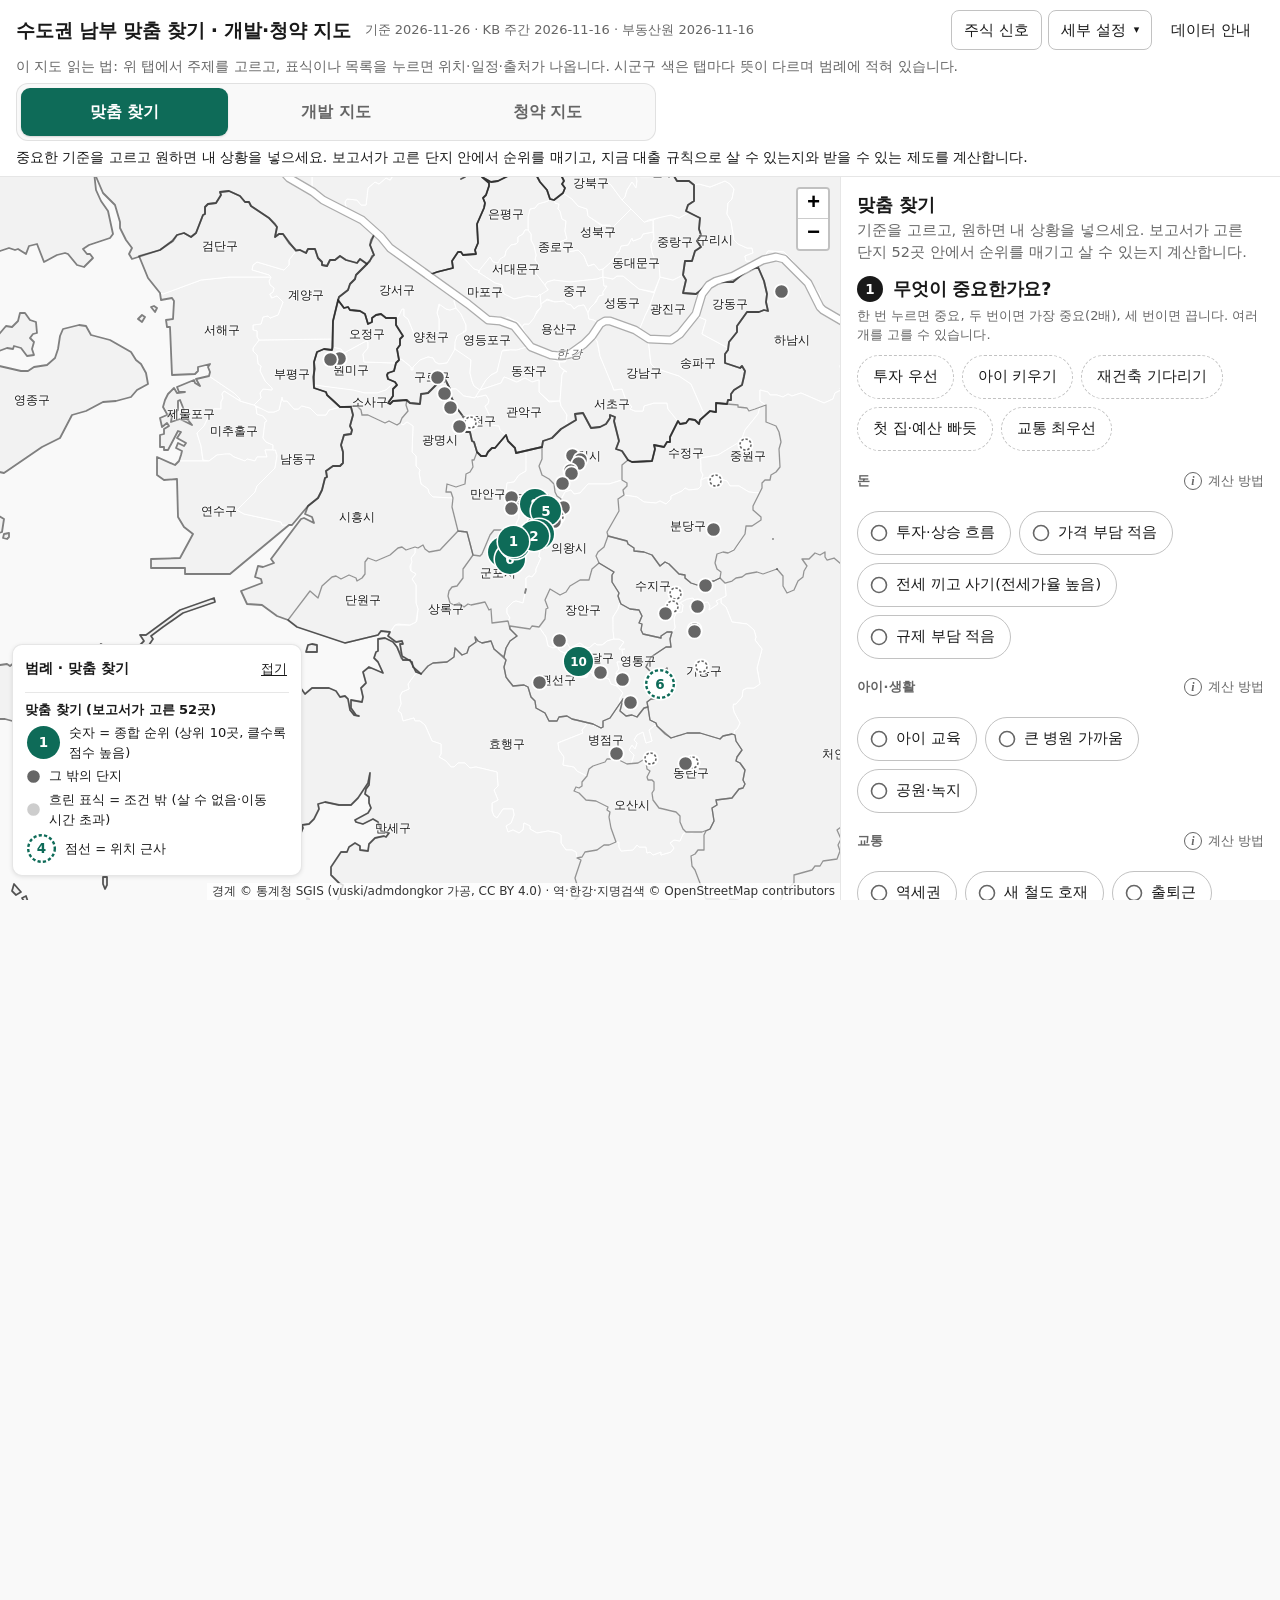
<file: index.html>
<!doctype html>
<html lang="ko">
<head>
  <meta charset="utf-8">
  <meta name="viewport" content="width=device-width, initial-scale=1, viewport-fit=cover">
  <meta name="theme-color" content="#ffffff" media="(prefers-color-scheme: light)">
  <meta name="theme-color" content="#191919" media="(prefers-color-scheme: dark)">
  <meta name="referrer" content="strict-origin-when-cross-origin">
  <meta name="mobile-web-app-capable" content="yes">
  <meta name="apple-mobile-web-app-capable" content="yes">
  <meta name="apple-mobile-web-app-status-bar-style" content="default">
  <meta name="apple-mobile-web-app-title" content="수도권 남부 지도">
  <title>수도권 남부 맞춤 찾기 · 개발·청약 지도</title>
  <link rel="stylesheet" href="vendor/leaflet/leaflet.css">
  <link rel="stylesheet" href="style.css">
</head>
<body>
  <a class="skip-link" href="#panel">목록으로 바로가기</a>
  <header class="topbar" id="topbar">
    <div class="title-row">
      <h1><span class="only-wide">수도권 남부 맞춤 찾기 · 개발·청약 지도</span><span class="only-narrow">수도권 남부 지도</span></h1>
      <p class="asof" id="asof"></p>
      <div class="title-actions">
        <a class="btn" id="btn-stocks" href="stocks.html"><span class="only-wide">주식 신호</span><span class="only-narrow">주식</span></a>
        <details class="settings" id="settings">
          <summary class="btn"><span class="only-wide">세부 설정</span><span class="only-narrow">설정</span></summary>
          <div class="settings-body" role="group" aria-label="세부 설정">
            <div class="settings-head">
              <strong>세부 설정</strong>
              <button type="button" class="btn btn-ghost" id="btn-settings-close">닫기</button>
            </div>
            <form class="set-row search" id="search-form" role="search">
              <label class="set-label" for="search-input">시군구 찾기</label>
              <div class="search-line">
                <input id="search-input" list="search-list" type="search" placeholder="예: 분당구, 과천시" autocomplete="off">
                <datalist id="search-list"></datalist>
                <button type="submit" class="btn">이동</button>
              </div>
            </form>
            <div class="set-row">
              <label class="set-label" for="choro-select">시군구 바탕 색칠</label>
              <select id="choro-select">
                <option value="mode">이 화면 기본값</option>
                <option value="metric">가격·변동률 지표 (아래에서 선택)</option>
                <option value="none">색칠 안 함</option>
              </select>
            </div>
            <div class="set-row">
              <label class="set-label" for="metric-select">가격·변동률 지표 (KB부동산·한국부동산원)</label>
              <select id="metric-select"></select>
            </div>
            <fieldset class="set-row toggles">
              <legend class="set-label">지도에 보일 것</legend>
              <label class="toggle"><input type="checkbox" id="tg-dev"> 개발 항목</label>
              <label class="toggle"><input type="checkbox" id="tg-rail"> 철도 노선</label>
              <label class="toggle"><input type="checkbox" id="tg-cheongyak"> 청약 공고</label>
              <label class="toggle"><input type="checkbox" id="tg-supply"> 앞으로 공급 예정</label>
              <label class="toggle"><input type="checkbox" id="tg-areas"> 추천 지역</label>
              <label class="toggle"><input type="checkbox" id="tg-complexes"> 추천 단지</label>
              <label class="toggle"><input type="checkbox" id="tg-entries"> 입주권·조합원 물건</label>
              <label class="toggle"><input type="checkbox" id="tg-regulation"> 규제지역 경계</label>
              <label class="toggle"><input type="checkbox" id="tg-labels"> 시군구 이름</label>
              <label class="toggle"><input type="checkbox" id="tg-south"> 한강 이남·경기 남부만 강조</label>
              <label class="toggle"><input type="checkbox" id="tg-basemap"> 배경지도 (OpenStreetMap)</label>
            </fieldset>
            <p class="set-note" id="basemap-note"></p>
            <p class="set-note">화면(탭)을 바꾸면 이 설정은 그 화면의 기본값으로 돌아갑니다.</p>
          </div>
        </details>
        <button type="button" class="btn btn-ghost" id="btn-info" aria-haspopup="dialog"><span class="only-wide">데이터 안내</span><span class="only-narrow">안내</span></button>
      </div>
    </div>
    <p class="howto" id="howto"></p>
    <nav class="modebar" aria-label="화면 고르기">
      <div class="modes" role="tablist" id="modes">
        <button type="button" role="tab" class="mode" id="mode-buy" data-mode="buy" aria-controls="panel">맞춤 찾기</button>
        <button type="button" role="tab" class="mode" id="mode-dev" data-mode="dev" aria-controls="panel">개발 지도</button>
        <button type="button" role="tab" class="mode" id="mode-cy" data-mode="cy" aria-controls="panel">청약 지도</button>
      </div>
    </nav>
    <p class="mode-hint" id="mode-hint" aria-live="polite"></p>
  </header>

  <main class="layout" id="layout">
    <section class="map-wrap" id="map-wrap" aria-label="지도">
      <div id="map" role="region" aria-label="서울·경기·인천 시군구 지도. 같은 내용은 목록에서도 볼 수 있습니다."></div>
      <div class="legend-scrim" id="legend-scrim" hidden></div>
      <div class="legend" id="legend" aria-live="polite"></div>
    </section>
    <aside class="panel" id="panel" tabindex="-1" aria-label="목록과 상세 정보">
      <button type="button" class="sheet-handle" id="sheet-handle" aria-controls="panel-body" aria-expanded="true">
        <span class="grabber" aria-hidden="true"></span>
        <span class="sheet-title" id="sheet-title"></span>
        <span class="sr-only" id="sheet-state"></span>
      </button>
      <div class="panel-body" id="panel-body"></div>
    </aside>
  </main>

  <dialog id="info-dialog" aria-labelledby="info-title">
    <div class="dialog-head">
      <h2 id="info-title">데이터 안내</h2>
      <button type="button" class="btn btn-ghost" id="btn-info-close">닫기</button>
    </div>
    <div class="dialog-body" id="info-body"></div>
  </dialog>

  <noscript><p class="noscript">이 지도는 자바스크립트가 필요합니다.</p></noscript>

  <script src="vendor/leaflet/leaflet.js"></script>
  <script src="data/districts.js"></script>
  <script src="data/rail.js"></script>
  <script src="data/cheongyak.js"></script>
  <script src="data/areas.js"></script>
  <script src="data/complexes.js"></script>
  <script src="data/development.js"></script>
  <script src="data/complex_scores.js"></script>
  <script src="data/policy_rules.js"></script>
  <script src="cy.js"></script>
  <script src="app.js"></script>
</body>
</html>
</file>
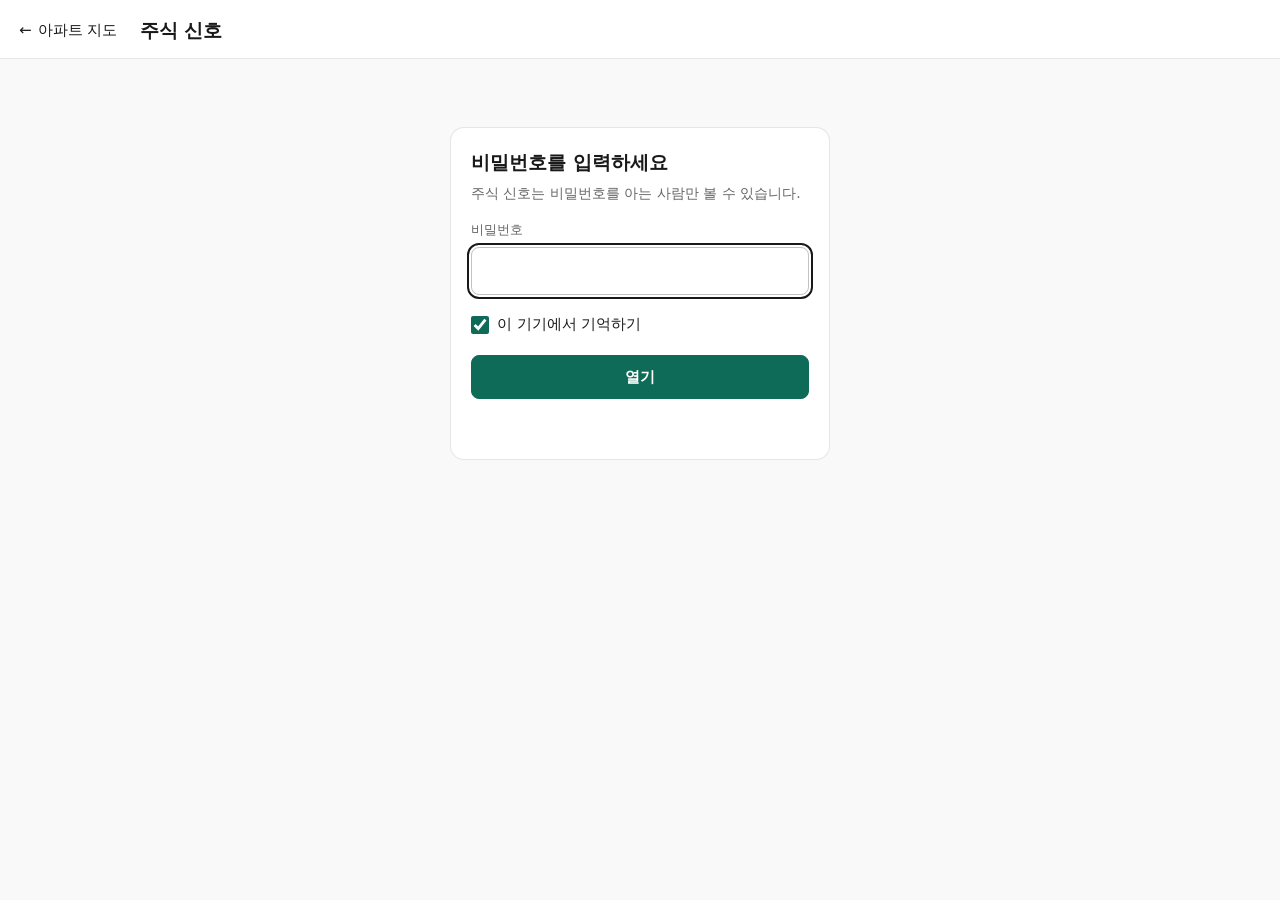
<file: stocks.html>
<!doctype html>
<html lang="ko">
<head>
  <meta charset="utf-8">
  <meta name="viewport" content="width=device-width, initial-scale=1, viewport-fit=cover">
  <meta name="theme-color" content="#ffffff" media="(prefers-color-scheme: light)">
  <meta name="theme-color" content="#191919" media="(prefers-color-scheme: dark)">
  <meta name="referrer" content="strict-origin-when-cross-origin">
  <meta name="mobile-web-app-capable" content="yes">
  <meta name="apple-mobile-web-app-capable" content="yes">
  <meta name="apple-mobile-web-app-status-bar-style" content="default">
  <meta name="apple-mobile-web-app-title" content="주식 신호">
  <title>주식 신호 · 지정가 매수·매도 기준</title>
  <link rel="stylesheet" href="style.css">
  <link rel="stylesheet" href="stocks.css">
</head>
<body class="sx">
  <a class="skip-link" href="#sx-main">본문으로 바로가기</a>
  <header class="topbar" id="topbar">
    <div class="title-row">
      <a class="btn btn-ghost sx-back" href="index.html"><span aria-hidden="true">←</span><span class="only-wide">아파트 지도</span><span class="only-narrow">지도</span></a>
      <h1>주식 신호</h1>
      <p class="asof" id="sx-asof"></p>
      <div class="title-actions">
        <button type="button" class="btn btn-ghost" id="sx-btn-rules" aria-haspopup="dialog" hidden><span class="only-wide">규칙 설명</span><span class="only-narrow">규칙</span></button>
        <button type="button" class="btn btn-ghost" id="sx-btn-lock" hidden>잠그기</button>
      </div>
    </div>
  </header>

  <main class="sx-main" id="sx-main" tabindex="-1">
    <div class="sx-wrap" id="sx-root" aria-live="polite"></div>
  </main>

  <dialog id="sx-rules" aria-labelledby="sx-rules-title">
    <div class="dialog-head">
      <h2 id="sx-rules-title">이 페이지의 규칙</h2>
      <button type="button" class="btn btn-ghost" id="sx-rules-close">닫기</button>
    </div>
    <div class="dialog-body" id="sx-rules-body"></div>
  </dialog>

  <noscript><p class="noscript">이 페이지는 자바스크립트가 필요합니다.</p></noscript>

  <script src="vendor/lightweight-charts/lightweight-charts.standalone.production.js"></script>
  <!-- data and page code are encrypted; stocks-lock.js asks for the password and runs them -->
  <script src="data/stocks.enc.js"></script>
  <script src="data/stocks.app.enc.js"></script>
  <script src="stocks-lock.js"></script>
</body>
</html>
</file>
<file: vendor/leaflet/leaflet.css>
/* required styles */

.leaflet-pane,
.leaflet-tile,
.leaflet-marker-icon,
.leaflet-marker-shadow,
.leaflet-tile-container,
.leaflet-pane > svg,
.leaflet-pane > canvas,
.leaflet-zoom-box,
.leaflet-image-layer,
.leaflet-layer {
	position: absolute;
	left: 0;
	top: 0;
	}
.leaflet-container {
	overflow: hidden;
	}
.leaflet-tile,
.leaflet-marker-icon,
.leaflet-marker-shadow {
	-webkit-user-select: none;
	   -moz-user-select: none;
	        user-select: none;
	  -webkit-user-drag: none;
	}
/* Prevents IE11 from highlighting tiles in blue */
.leaflet-tile::selection {
	background: transparent;
}
/* Safari renders non-retina tile on retina better with this, but Chrome is worse */
.leaflet-safari .leaflet-tile {
	image-rendering: -webkit-optimize-contrast;
	}
/* hack that prevents hw layers "stretching" when loading new tiles */
.leaflet-safari .leaflet-tile-container {
	width: 1600px;
	height: 1600px;
	-webkit-transform-origin: 0 0;
	}
.leaflet-marker-icon,
.leaflet-marker-shadow {
	display: block;
	}
/* .leaflet-container svg: reset svg max-width decleration shipped in Joomla! (joomla.org) 3.x */
/* .leaflet-container img: map is broken in FF if you have max-width: 100% on tiles */
.leaflet-container .leaflet-overlay-pane svg {
	max-width: none !important;
	max-height: none !important;
	}
.leaflet-container .leaflet-marker-pane img,
.leaflet-container .leaflet-shadow-pane img,
.leaflet-container .leaflet-tile-pane img,
.leaflet-container img.leaflet-image-layer,
.leaflet-container .leaflet-tile {
	max-width: none !important;
	max-height: none !important;
	width: auto;
	padding: 0;
	}

.leaflet-container img.leaflet-tile {
	/* See: https://bugs.chromium.org/p/chromium/issues/detail?id=600120 */
	mix-blend-mode: plus-lighter;
}

.leaflet-container.leaflet-touch-zoom {
	-ms-touch-action: pan-x pan-y;
	touch-action: pan-x pan-y;
	}
.leaflet-container.leaflet-touch-drag {
	-ms-touch-action: pinch-zoom;
	/* Fallback for FF which doesn't support pinch-zoom */
	touch-action: none;
	touch-action: pinch-zoom;
}
.leaflet-container.leaflet-touch-drag.leaflet-touch-zoom {
	-ms-touch-action: none;
	touch-action: none;
}
.leaflet-container {
	-webkit-tap-highlight-color: transparent;
}
.leaflet-container a {
	-webkit-tap-highlight-color: rgba(51, 181, 229, 0.4);
}
.leaflet-tile {
	filter: inherit;
	visibility: hidden;
	}
.leaflet-tile-loaded {
	visibility: inherit;
	}
.leaflet-zoom-box {
	width: 0;
	height: 0;
	-moz-box-sizing: border-box;
	     box-sizing: border-box;
	z-index: 800;
	}
/* workaround for https://bugzilla.mozilla.org/show_bug.cgi?id=888319 */
.leaflet-overlay-pane svg {
	-moz-user-select: none;
	}

.leaflet-pane         { z-index: 400; }

.leaflet-tile-pane    { z-index: 200; }
.leaflet-overlay-pane { z-index: 400; }
.leaflet-shadow-pane  { z-index: 500; }
.leaflet-marker-pane  { z-index: 600; }
.leaflet-tooltip-pane   { z-index: 650; }
.leaflet-popup-pane   { z-index: 700; }

.leaflet-map-pane canvas { z-index: 100; }
.leaflet-map-pane svg    { z-index: 200; }

.leaflet-vml-shape {
	width: 1px;
	height: 1px;
	}
.lvml {
	behavior: url(#default#VML);
	display: inline-block;
	position: absolute;
	}


/* control positioning */

.leaflet-control {
	position: relative;
	z-index: 800;
	pointer-events: visiblePainted; /* IE 9-10 doesn't have auto */
	pointer-events: auto;
	}
.leaflet-top,
.leaflet-bottom {
	position: absolute;
	z-index: 1000;
	pointer-events: none;
	}
.leaflet-top {
	top: 0;
	}
.leaflet-right {
	right: 0;
	}
.leaflet-bottom {
	bottom: 0;
	}
.leaflet-left {
	left: 0;
	}
.leaflet-control {
	float: left;
	clear: both;
	}
.leaflet-right .leaflet-control {
	float: right;
	}
.leaflet-top .leaflet-control {
	margin-top: 10px;
	}
.leaflet-bottom .leaflet-control {
	margin-bottom: 10px;
	}
.leaflet-left .leaflet-control {
	margin-left: 10px;
	}
.leaflet-right .leaflet-control {
	margin-right: 10px;
	}


/* zoom and fade animations */

.leaflet-fade-anim .leaflet-popup {
	opacity: 0;
	-webkit-transition: opacity 0.2s linear;
	   -moz-transition: opacity 0.2s linear;
	        transition: opacity 0.2s linear;
	}
.leaflet-fade-anim .leaflet-map-pane .leaflet-popup {
	opacity: 1;
	}
.leaflet-zoom-animated {
	-webkit-transform-origin: 0 0;
	    -ms-transform-origin: 0 0;
	        transform-origin: 0 0;
	}
svg.leaflet-zoom-animated {
	will-change: transform;
}

.leaflet-zoom-anim .leaflet-zoom-animated {
	-webkit-transition: -webkit-transform 0.25s cubic-bezier(0,0,0.25,1);
	   -moz-transition:    -moz-transform 0.25s cubic-bezier(0,0,0.25,1);
	        transition:         transform 0.25s cubic-bezier(0,0,0.25,1);
	}
.leaflet-zoom-anim .leaflet-tile,
.leaflet-pan-anim .leaflet-tile {
	-webkit-transition: none;
	   -moz-transition: none;
	        transition: none;
	}

.leaflet-zoom-anim .leaflet-zoom-hide {
	visibility: hidden;
	}


/* cursors */

.leaflet-interactive {
	cursor: pointer;
	}
.leaflet-grab {
	cursor: -webkit-grab;
	cursor:    -moz-grab;
	cursor:         grab;
	}
.leaflet-crosshair,
.leaflet-crosshair .leaflet-interactive {
	cursor: crosshair;
	}
.leaflet-popup-pane,
.leaflet-control {
	cursor: auto;
	}
.leaflet-dragging .leaflet-grab,
.leaflet-dragging .leaflet-grab .leaflet-interactive,
.leaflet-dragging .leaflet-marker-draggable {
	cursor: move;
	cursor: -webkit-grabbing;
	cursor:    -moz-grabbing;
	cursor:         grabbing;
	}

/* marker & overlays interactivity */
.leaflet-marker-icon,
.leaflet-marker-shadow,
.leaflet-image-layer,
.leaflet-pane > svg path,
.leaflet-tile-container {
	pointer-events: none;
	}

.leaflet-marker-icon.leaflet-interactive,
.leaflet-image-layer.leaflet-interactive,
.leaflet-pane > svg path.leaflet-interactive,
svg.leaflet-image-layer.leaflet-interactive path {
	pointer-events: visiblePainted; /* IE 9-10 doesn't have auto */
	pointer-events: auto;
	}

/* visual tweaks */

.leaflet-container {
	background: #ddd;
	outline-offset: 1px;
	}
.leaflet-container a {
	color: #0078A8;
	}
.leaflet-zoom-box {
	border: 2px dotted #38f;
	background: rgba(255,255,255,0.5);
	}


/* general typography */
.leaflet-container {
	font-family: "Helvetica Neue", Arial, Helvetica, sans-serif;
	font-size: 12px;
	font-size: 0.75rem;
	line-height: 1.5;
	}


/* general toolbar styles */

.leaflet-bar {
	box-shadow: 0 1px 5px rgba(0,0,0,0.65);
	border-radius: 4px;
	}
.leaflet-bar a {
	background-color: #fff;
	border-bottom: 1px solid #ccc;
	width: 26px;
	height: 26px;
	line-height: 26px;
	display: block;
	text-align: center;
	text-decoration: none;
	color: black;
	}
.leaflet-bar a,
.leaflet-control-layers-toggle {
	background-position: 50% 50%;
	background-repeat: no-repeat;
	display: block;
	}
.leaflet-bar a:hover,
.leaflet-bar a:focus {
	background-color: #f4f4f4;
	}
.leaflet-bar a:first-child {
	border-top-left-radius: 4px;
	border-top-right-radius: 4px;
	}
.leaflet-bar a:last-child {
	border-bottom-left-radius: 4px;
	border-bottom-right-radius: 4px;
	border-bottom: none;
	}
.leaflet-bar a.leaflet-disabled {
	cursor: default;
	background-color: #f4f4f4;
	color: #bbb;
	}

.leaflet-touch .leaflet-bar a {
	width: 30px;
	height: 30px;
	line-height: 30px;
	}
.leaflet-touch .leaflet-bar a:first-child {
	border-top-left-radius: 2px;
	border-top-right-radius: 2px;
	}
.leaflet-touch .leaflet-bar a:last-child {
	border-bottom-left-radius: 2px;
	border-bottom-right-radius: 2px;
	}

/* zoom control */

.leaflet-control-zoom-in,
.leaflet-control-zoom-out {
	font: bold 18px 'Lucida Console', Monaco, monospace;
	text-indent: 1px;
	}

.leaflet-touch .leaflet-control-zoom-in, .leaflet-touch .leaflet-control-zoom-out  {
	font-size: 22px;
	}


/* layers control */

.leaflet-control-layers {
	box-shadow: 0 1px 5px rgba(0,0,0,0.4);
	background: #fff;
	border-radius: 5px;
	}
.leaflet-control-layers-toggle {
	background-image: url(images/layers.png);
	width: 36px;
	height: 36px;
	}
.leaflet-retina .leaflet-control-layers-toggle {
	background-image: url(images/layers-2x.png);
	background-size: 26px 26px;
	}
.leaflet-touch .leaflet-control-layers-toggle {
	width: 44px;
	height: 44px;
	}
.leaflet-control-layers .leaflet-control-layers-list,
.leaflet-control-layers-expanded .leaflet-control-layers-toggle {
	display: none;
	}
.leaflet-control-layers-expanded .leaflet-control-layers-list {
	display: block;
	position: relative;
	}
.leaflet-control-layers-expanded {
	padding: 6px 10px 6px 6px;
	color: #333;
	background: #fff;
	}
.leaflet-control-layers-scrollbar {
	overflow-y: scroll;
	overflow-x: hidden;
	padding-right: 5px;
	}
.leaflet-control-layers-selector {
	margin-top: 2px;
	position: relative;
	top: 1px;
	}
.leaflet-control-layers label {
	display: block;
	font-size: 13px;
	font-size: 1.08333em;
	}
.leaflet-control-layers-separator {
	height: 0;
	border-top: 1px solid #ddd;
	margin: 5px -10px 5px -6px;
	}

/* Default icon URLs */
.leaflet-default-icon-path { /* used only in path-guessing heuristic, see L.Icon.Default */
	background-image: url(images/marker-icon.png);
	}


/* attribution and scale controls */

.leaflet-container .leaflet-control-attribution {
	background: #fff;
	background: rgba(255, 255, 255, 0.8);
	margin: 0;
	}
.leaflet-control-attribution,
.leaflet-control-scale-line {
	padding: 0 5px;
	color: #333;
	line-height: 1.4;
	}
.leaflet-control-attribution a {
	text-decoration: none;
	}
.leaflet-control-attribution a:hover,
.leaflet-control-attribution a:focus {
	text-decoration: underline;
	}
.leaflet-attribution-flag {
	display: inline !important;
	vertical-align: baseline !important;
	width: 1em;
	height: 0.6669em;
	}
.leaflet-left .leaflet-control-scale {
	margin-left: 5px;
	}
.leaflet-bottom .leaflet-control-scale {
	margin-bottom: 5px;
	}
.leaflet-control-scale-line {
	border: 2px solid #777;
	border-top: none;
	line-height: 1.1;
	padding: 2px 5px 1px;
	white-space: nowrap;
	-moz-box-sizing: border-box;
	     box-sizing: border-box;
	background: rgba(255, 255, 255, 0.8);
	text-shadow: 1px 1px #fff;
	}
.leaflet-control-scale-line:not(:first-child) {
	border-top: 2px solid #777;
	border-bottom: none;
	margin-top: -2px;
	}
.leaflet-control-scale-line:not(:first-child):not(:last-child) {
	border-bottom: 2px solid #777;
	}

.leaflet-touch .leaflet-control-attribution,
.leaflet-touch .leaflet-control-layers,
.leaflet-touch .leaflet-bar {
	box-shadow: none;
	}
.leaflet-touch .leaflet-control-layers,
.leaflet-touch .leaflet-bar {
	border: 2px solid rgba(0,0,0,0.2);
	background-clip: padding-box;
	}


/* popup */

.leaflet-popup {
	position: absolute;
	text-align: center;
	margin-bottom: 20px;
	}
.leaflet-popup-content-wrapper {
	padding: 1px;
	text-align: left;
	border-radius: 12px;
	}
.leaflet-popup-content {
	margin: 13px 24px 13px 20px;
	line-height: 1.3;
	font-size: 13px;
	font-size: 1.08333em;
	min-height: 1px;
	}
.leaflet-popup-content p {
	margin: 17px 0;
	margin: 1.3em 0;
	}
.leaflet-popup-tip-container {
	width: 40px;
	height: 20px;
	position: absolute;
	left: 50%;
	margin-top: -1px;
	margin-left: -20px;
	overflow: hidden;
	pointer-events: none;
	}
.leaflet-popup-tip {
	width: 17px;
	height: 17px;
	padding: 1px;

	margin: -10px auto 0;
	pointer-events: auto;

	-webkit-transform: rotate(45deg);
	   -moz-transform: rotate(45deg);
	    -ms-transform: rotate(45deg);
	        transform: rotate(45deg);
	}
.leaflet-popup-content-wrapper,
.leaflet-popup-tip {
	background: white;
	color: #333;
	box-shadow: 0 3px 14px rgba(0,0,0,0.4);
	}
.leaflet-container a.leaflet-popup-close-button {
	position: absolute;
	top: 0;
	right: 0;
	border: none;
	text-align: center;
	width: 24px;
	height: 24px;
	font: 16px/24px Tahoma, Verdana, sans-serif;
	color: #757575;
	text-decoration: none;
	background: transparent;
	}
.leaflet-container a.leaflet-popup-close-button:hover,
.leaflet-container a.leaflet-popup-close-button:focus {
	color: #585858;
	}
.leaflet-popup-scrolled {
	overflow: auto;
	}

.leaflet-oldie .leaflet-popup-content-wrapper {
	-ms-zoom: 1;
	}
.leaflet-oldie .leaflet-popup-tip {
	width: 24px;
	margin: 0 auto;

	-ms-filter: "progid:DXImageTransform.Microsoft.Matrix(M11=0.70710678, M12=0.70710678, M21=-0.70710678, M22=0.70710678)";
	filter: progid:DXImageTransform.Microsoft.Matrix(M11=0.70710678, M12=0.70710678, M21=-0.70710678, M22=0.70710678);
	}

.leaflet-oldie .leaflet-control-zoom,
.leaflet-oldie .leaflet-control-layers,
.leaflet-oldie .leaflet-popup-content-wrapper,
.leaflet-oldie .leaflet-popup-tip {
	border: 1px solid #999;
	}


/* div icon */

.leaflet-div-icon {
	background: #fff;
	border: 1px solid #666;
	}


/* Tooltip */
/* Base styles for the element that has a tooltip */
.leaflet-tooltip {
	position: absolute;
	padding: 6px;
	background-color: #fff;
	border: 1px solid #fff;
	border-radius: 3px;
	color: #222;
	white-space: nowrap;
	-webkit-user-select: none;
	-moz-user-select: none;
	-ms-user-select: none;
	user-select: none;
	pointer-events: none;
	box-shadow: 0 1px 3px rgba(0,0,0,0.4);
	}
.leaflet-tooltip.leaflet-interactive {
	cursor: pointer;
	pointer-events: auto;
	}
.leaflet-tooltip-top:before,
.leaflet-tooltip-bottom:before,
.leaflet-tooltip-left:before,
.leaflet-tooltip-right:before {
	position: absolute;
	pointer-events: none;
	border: 6px solid transparent;
	background: transparent;
	content: "";
	}

/* Directions */

.leaflet-tooltip-bottom {
	margin-top: 6px;
}
.leaflet-tooltip-top {
	margin-top: -6px;
}
.leaflet-tooltip-bottom:before,
.leaflet-tooltip-top:before {
	left: 50%;
	margin-left: -6px;
	}
.leaflet-tooltip-top:before {
	bottom: 0;
	margin-bottom: -12px;
	border-top-color: #fff;
	}
.leaflet-tooltip-bottom:before {
	top: 0;
	margin-top: -12px;
	margin-left: -6px;
	border-bottom-color: #fff;
	}
.leaflet-tooltip-left {
	margin-left: -6px;
}
.leaflet-tooltip-right {
	margin-left: 6px;
}
.leaflet-tooltip-left:before,
.leaflet-tooltip-right:before {
	top: 50%;
	margin-top: -6px;
	}
.leaflet-tooltip-left:before {
	right: 0;
	margin-right: -12px;
	border-left-color: #fff;
	}
.leaflet-tooltip-right:before {
	left: 0;
	margin-left: -12px;
	border-right-color: #fff;
	}

/* Printing */

@media print {
	/* Prevent printers from removing background-images of controls. */
	.leaflet-control {
		-webkit-print-color-adjust: exact;
		print-color-adjust: exact;
		}
	}
</file>
<file: style.css>
/* Color tokens follow the dataviz reference palette (palette.md).
   Sequential (choropleths): blue 100→700 (light) and 700→100 (dark, anchor flipped).
   Diverging (price changes): blue (하락) ↔ red (상승) around a gray midpoint; the red arm is derived
   in OKLab at the lightness of each blue step on the hue of categorical red #ec4647.
   Development categories: categorical slots orange / aqua / violet (the blue slot is left to the
   choropleth) plus ink for a fourth; every category also has its own marker shape and a text label,
   so colour never carries meaning alone (palette all-pairs cap is three hues).
   Rail is context only: neutral ink, width = GTX vs other, dash = status.
   Budget tiers: ordinal blue ramp (validated with --ordinal, both modes).
   Accent (맞춤 찾기 and selection everywhere): one deep green, used only for selection and rank, so it
   never competes with the blue choropleths. White on --accent is 6.4:1, dark ink on dark --accent 9:1. */
:root {
  color-scheme: light;
  --surface-1: #ffffff;
  --page: #f9f9f9;
  --text-primary: #191919;
  --text-secondary: #666666;
  --gridline: #e7e7e7;
  --baseline: #c2c2c2;
  --border: rgba(11, 11, 11, 0.10);
  --hover-wash: rgba(11, 11, 11, 0.05);
  --select-wash: rgba(37, 125, 224, 0.08);

  --seq-1: #cce3fd; --seq-2: #9dc8f7; --seq-3: #6aabf1; --seq-4: #338ced;
  --seq-5: #2370cd; --seq-6: #1757ac; --seq-7: #0e3d7e;
  --zero: #ededed;
  --none-fill: #f1f1f1;
  --district-edge: rgba(25, 25, 25, 0.45);

  --div-n3: #1757ac; --div-n2: #338ced; --div-n1: #9dc8f7;
  --div-mid: #efefef;
  --div-p1: #f4b0aa; --div-p2: #de5955; --div-p3: #9d2b2c;

  --null-bg: #f9f9f9; --null-ink: #9c9c9c;
  --null-fill: #d6d6d6;

  --cat-public: #f47230; --cat-newtown1: #00b894; --cat-redev: #6a4ce2; --cat-business: #191919;
  --rail-ink: #666666; --rail-gtx-ink: #191919;

  --tier-1: #84b9f3; --tier-2: #519ced; --tier-3: #257de0; --tier-4: #1b64be; --tier-5: #0f4a96;

  --focus: #191919;
  --font: -apple-system, BlinkMacSystemFont, "Apple SD Gothic Neo", system-ui, "Segoe UI", "Malgun Gothic", "Noto Sans KR", sans-serif;
  --tap: 44px;

  --accent: #0e6b58;
  --accent-ink: #ffffff;
  --accent-wash: rgba(14, 107, 88, 0.09);
  --accent-line: rgba(14, 107, 88, 0.45);
  --press-wash: rgba(11, 11, 11, 0.09);
  --surface-2: #f4f4f2;
  --r-s: 12px;
  --r-m: 14px;
  --r-l: 16px;
  --ease: cubic-bezier(0.2, 0.7, 0.2, 1);
  --t: 180ms;
}

@media (prefers-color-scheme: dark) {
  :root:where(:not([data-theme="light"])) {
    color-scheme: dark;
    --surface-1: #191919;
    --page: #0b0b0b;
    --text-primary: #efefef;
    --text-secondary: #9c9c9c;
    --gridline: #303030;
    --baseline: #474747;
    --border: rgba(255, 255, 255, 0.10);
    --hover-wash: rgba(255, 255, 255, 0.06);
    --select-wash: rgba(51, 140, 237, 0.14);

    --seq-1: #0e3d7e; --seq-2: #1757ac; --seq-3: #2370cd; --seq-4: #338ced;
    --seq-5: #6aabf1; --seq-6: #9dc8f7; --seq-7: #cce3fd;
    --zero: #262626;
    --none-fill: #202020;
    --district-edge: rgba(239, 239, 239, 0.4);

    --div-n3: #84b9f3; --div-n2: #257de0; --div-n1: #1757ac;
    --div-mid: #383838;
    --div-p1: #9d2b2c; --div-p2: #d04947; --div-p3: #ee9b94;

    --null-bg: #222222; --null-ink: #5a5a5a;
    --null-fill: #3a3a3a;

    --cat-public: #e76624; --cat-newtown1: #00a888; --cat-redev: #9887ef; --cat-business: #efefef;
    --rail-ink: #9c9c9c; --rail-gtx-ink: #efefef;

    --tier-1: #1757ac; --tier-2: #2370cd; --tier-3: #338ced; --tier-4: #6aabf1; --tier-5: #9dc8f7;

    --focus: #efefef;

    --accent: #5ccfac;
    --accent-ink: #0b1a16;
    --accent-wash: rgba(92, 207, 172, 0.13);
    --accent-line: rgba(92, 207, 172, 0.5);
    --press-wash: rgba(255, 255, 255, 0.12);
    --surface-2: #222222;
  }
}

* { box-sizing: border-box; }
html, body { height: 100%; }
body {
  margin: 0;
  font-family: var(--font);
  font-size: 15px;
  line-height: 1.5;
  color: var(--text-primary);
  background: var(--page);
  display: flex;
  flex-direction: column;
  min-width: 0;
  overflow: hidden;
  -webkit-text-size-adjust: 100%;
  word-break: keep-all;
  overflow-wrap: break-word;
}
h1, h2, h3, h4 { margin: 0; font-weight: 650; }
button, input, select { font: inherit; color: inherit; }
:focus-visible { outline: 2px solid var(--focus); outline-offset: 2px; }
.skip-link { position: absolute; left: -9999px; }
.only-narrow { display: none; }
.lbl-short { display: none; }
.legend-more { display: none; }
.skip-link:focus { left: 8px; top: 8px; z-index: 3000; background: var(--surface-1); padding: 6px 10px; }
a { color: inherit; text-underline-offset: 2px; }
.muted { color: var(--text-secondary); }
.small { font-size: 13px; }

/* ---------------------------------------------------------------- buttons */
.btn {
  min-height: 40px;
  border: 1px solid var(--baseline);
  border-radius: 8px;
  background: var(--surface-1);
  padding: 0 12px;
  cursor: pointer;
  display: inline-flex;
  align-items: center;
  justify-content: center;
  gap: 6px;
  white-space: nowrap;
}
.btn-ghost { border-color: transparent; }
.btn-primary { background: var(--accent); border-color: var(--accent); color: var(--accent-ink); font-weight: 650; }
.btn:disabled { opacity: 0.45; cursor: default; }
.btn-wide { width: 100%; min-height: var(--tap); font-weight: 600; margin: 4px 0 8px; }
.btn-link { border: 0; background: none; padding: 0; cursor: pointer; text-decoration: underline; text-underline-offset: 2px; color: inherit; font: inherit; }
a.btn { text-decoration: none; color: inherit; }

/* ---------------------------------------------------------------- top bar */
.topbar {
  background: var(--surface-1);
  border-bottom: 1px solid var(--border);
  padding: 10px 16px 8px;
  display: flex;
  flex-direction: column;
  gap: 6px;
  position: relative;
  z-index: 1200;
  flex: none;
}
.title-row { display: flex; align-items: center; gap: 6px 14px; flex-wrap: wrap; }
.topbar h1 { font-size: 19px; letter-spacing: -0.2px; }
.asof { margin: 0; color: var(--text-secondary); font-size: 13px; flex: 1 1 auto; }
.title-actions { display: flex; align-items: center; gap: 6px; margin-left: auto; }
.howto { margin: 0; font-size: 14px; color: var(--text-secondary); }
.modebar { display: flex; }
.modes {
  display: grid;
  grid-template-columns: repeat(3, minmax(0, 1fr));
  gap: 4px;
  padding: 4px;
  background: var(--page);
  border: 1px solid var(--border);
  border-radius: 12px;
  width: min(640px, 100%);
}
.mode {
  min-height: 48px;
  border: 0;
  border-radius: 9px;
  background: transparent;
  font-size: 16px;
  font-weight: 600;
  color: var(--text-secondary);
  cursor: pointer;
  padding: 0 8px;
}
.mode[aria-selected="true"] {
  background: var(--accent);
  color: var(--accent-ink);
  box-shadow: 0 1px 2px rgba(0, 0, 0, 0.15);
}
.mode-hint { margin: 0; font-size: 14px; }

/* settings disclosure (dropdown, does not push the layout) */
.settings { position: relative; }
.settings > summary { list-style: none; }
.settings > summary::-webkit-details-marker { display: none; }
.settings > summary::after { content: "▾"; font-size: 11px; margin-left: 2px; }
.settings[open] > summary { background: var(--hover-wash); }
.settings-body {
  position: absolute;
  right: 0;
  top: calc(100% + 6px);
  width: min(380px, calc(100vw - 24px));
  max-height: min(72vh, 640px);
  overflow-y: auto;
  background: var(--surface-1);
  border: 1px solid var(--border);
  border-radius: 12px;
  box-shadow: 0 8px 24px rgba(0, 0, 0, 0.18);
  padding: 10px 14px 14px;
  z-index: 1600;
}
.settings-head { display: flex; justify-content: space-between; align-items: center; margin-bottom: 4px; }
.set-row { display: flex; flex-direction: column; gap: 4px; margin: 10px 0; border: 0; padding: 0; }
.set-label { color: var(--text-secondary); font-size: 13px; padding: 0; margin: 8px 0 2px; }
.set-row .set-label { margin: 0; }
.set-note { font-size: 13px; color: var(--text-secondary); margin: 6px 0 0; }
.set-note:empty { display: none; }
.search-line { display: flex; gap: 8px; }
select, input[type="search"] {
  min-height: 40px;
  border: 1px solid var(--baseline);
  border-radius: 8px;
  background: var(--surface-1);
  padding: 0 10px;
  width: 100%;
  min-width: 0;
}
.toggles { display: grid; grid-template-columns: 1fr 1fr; gap: 8px 10px; }
.toggles legend { grid-column: 1 / -1; margin-bottom: 4px; }
.toggle { display: flex; align-items: center; gap: 8px; cursor: pointer; min-height: 40px; font-size: 14px; }
.toggle input { margin: 0; width: 18px; height: 18px; accent-color: var(--text-primary); flex: none; }

/* ---------------------------------------------------------------- layout */
.layout {
  flex: 1 1 auto;
  min-height: 0;
  display: grid;
  grid-template-columns: minmax(0, 1fr) 440px;
  position: relative;
}
.map-wrap { position: relative; min-height: 0; }
#map { position: absolute; inset: 0; background: var(--page); }
.panel {
  background: var(--surface-1);
  border-left: 1px solid var(--border);
  min-height: 0;
  display: flex;
  flex-direction: column;
}
.panel-body { overflow-y: auto; padding: 14px 16px 28px; flex: 1 1 auto; min-height: 0; overscroll-behavior: contain; }
.sheet-handle { display: none; }
@media (max-width: 1100px) {
  .layout { grid-template-columns: minmax(0, 1fr) 380px; }
}

/* ---------------------------------------------------------------- legend */
.legend {
  position: absolute;
  left: 12px;
  bottom: 24px;
  z-index: 800;
  background: var(--surface-1);
  border: 1px solid var(--border);
  border-radius: 10px;
  padding: 8px 12px 10px;
  width: 290px;
  max-height: calc(100% - 40px);
  overflow-y: auto;
  font-size: 13px;
  box-shadow: 0 1px 4px rgba(0, 0, 0, 0.10);
}
.legend-head { display: flex; align-items: center; justify-content: space-between; gap: 8px; }
.legend-btns { display: inline-flex; gap: 12px; }
.legend h3 { font-size: 14px; }
.legend-toggle { font-size: 13px; padding: 6px 2px; }
.legend.collapsed .legend-body { display: none; }
.legend .section { border-top: 1px solid var(--gridline); margin-top: 7px; padding-top: 7px; }
.legend .section h4 { font-size: 13px; margin-bottom: 4px; }
.legend .sub { color: var(--text-secondary); margin: 0 0 6px; font-size: 12.5px; }
.legend .rows { display: flex; flex-direction: column; gap: 3px; }
.legend .grid2 .rows { display: grid; grid-template-columns: 1fr 1fr; column-gap: 8px; }
.legend .grid3 .rows { display: grid; grid-template-columns: repeat(3, auto); column-gap: 10px; justify-content: start; }
.legend .row { display: flex; align-items: center; gap: 7px; min-height: 22px; }
.legend .row.muted { opacity: 0.55; }
.legend .row svg { flex: none; overflow: visible; }
.legend .classes { display: flex; flex-direction: column; gap: 3px; }
.legend .cls { display: flex; align-items: center; gap: 8px; font-variant-numeric: tabular-nums; }
.legend .cls .cnt { margin-left: auto; }
.legend .cls-short { display: none; }
.legend .sw { width: 24px; height: 13px; border-radius: 2px; flex: none; outline: 1px solid var(--border); }
.legend .sw.null { background: var(--null-fill); }
.legend .note { color: var(--text-secondary); margin: 6px 0 0; font-size: 12.5px; }
.count.demo { position: static; display: inline-block; }

/* ---------------------------------------------------------------- map marks */
.leaflet-container { font-family: var(--font); background: var(--page); }
.basemap-tiles { filter: grayscale(0.55) saturate(0.8) brightness(1.04) contrast(0.92); }
@media (prefers-color-scheme: dark) {
  :root:where(:not([data-theme="light"])) .basemap-tiles { filter: invert(1) hue-rotate(180deg) grayscale(0.6) brightness(0.85) contrast(0.9); }
}
.leaflet-tooltip.tip {
  background: var(--surface-1);
  color: var(--text-primary);
  border: 1px solid var(--border);
  border-radius: 8px;
  box-shadow: 0 2px 6px rgba(0, 0, 0, 0.15);
  padding: 6px 9px;
  font-size: 13px;
  width: max-content;
  max-width: 300px;
  white-space: normal;
}
.leaflet-tooltip.tip::before { display: none; }
.tip .tip-value { font-size: 16px; font-weight: 650; font-variant-numeric: tabular-nums; }
.tip .tip-name { color: var(--text-secondary); }
.tip .tip-meta { color: var(--text-secondary); font-size: 12.5px; }
.tip ul { margin: 4px 0 0; padding-left: 16px; }
.leaflet-tooltip.line-label {
  background: var(--surface-1);
  color: var(--text-primary);
  border: 1px solid var(--border);
  border-radius: 4px;
  box-shadow: none;
  padding: 0 5px;
  font-size: 11.5px;
  font-weight: 600;
  line-height: 17px;
  display: flex;
  align-items: center;
  gap: 4px;
}
.leaflet-tooltip.line-label::before { display: none; }
.line-label i { display: inline-block; width: 12px; height: 2px; border-radius: 2px; background: var(--rail-ink); }
.line-label i.gtx { height: 4px; background: var(--rail-gtx-ink); }
.leaflet-tooltip.mk-label {
  background: color-mix(in srgb, var(--surface-1) 88%, transparent);
  color: var(--text-primary);
  border: 0;
  box-shadow: none;
  padding: 0 4px;
  font-size: 12px;
  font-weight: 600;
  line-height: 16px;
  border-radius: 3px;
  white-space: nowrap;
}
.leaflet-tooltip.mk-label::before { display: none; }
.leaflet-tooltip.supply-label { font-size: 12.5px; }
.leaflet-tooltip.supply-label.is-uncertain { color: var(--text-secondary); font-style: italic; }
#map.z-far .mk-label.zdep { display: none; }
.mk-label .lbl-far { display: none; }
#map.z-far .mk-label .lbl-far { display: inline; }
#map.z-far .mk-label .lbl-near { display: none; }
#map.z-far .leaflet-tooltip-left.supply-label { margin-left: 0; }
.district-label {
  color: var(--text-primary);
  font-size: 11.5px;
  white-space: nowrap;
  text-align: center;
  pointer-events: none;
  text-shadow: 0 0 2px var(--surface-1), 0 0 2px var(--surface-1), 0 0 3px var(--surface-1);
}
.district-label span { display: inline-block; transform: translate(-50%, -50%); }
.district-label.dim { color: var(--text-secondary); }
.river-label { font-style: italic; color: var(--text-secondary); font-size: 12px; letter-spacing: 2px; }
.has-basemap .river-label { display: none; }
.pt { background: none; border: 0; }
.pt-wrap { position: relative; width: 100%; height: 100%; display: flex; align-items: center; justify-content: center; }
.pt-wrap.is-dim svg { opacity: 0.32; }
.pt-wrap.is-dim.is-sel svg { opacity: 1; }
.pt-wrap svg { display: block; overflow: visible; }
.pt-wrap.is-sel::before {
  content: "";
  position: absolute;
  inset: 1px;
  border-radius: 50%;
  border: 2.5px solid var(--accent);
  background: color-mix(in srgb, var(--surface-1) 55%, transparent);
}
.pt-wrap.is-sel svg { position: relative; }
.count {
  position: absolute;
  left: 22px;
  top: 3px;
  font-size: 11px;
  font-weight: 650;
  line-height: 14px;
  min-width: 14px;
  padding: 0 3px;
  text-align: center;
  border-radius: 7px;
  background: var(--text-primary);
  color: var(--surface-1);
}

/* popups: title, chips, a few facts, source link */
.leaflet-popup.pop .leaflet-popup-content-wrapper {
  background: var(--surface-1);
  color: var(--text-primary);
  border-radius: 10px;
  box-shadow: 0 4px 16px rgba(0, 0, 0, 0.2);
}
.leaflet-popup.pop .leaflet-popup-tip { background: var(--surface-1); }
.leaflet-popup.pop .leaflet-popup-content { margin: 12px 14px 10px; font-size: 14px; line-height: 1.45; }
.leaflet-popup.pop a.leaflet-popup-close-button { width: 44px; height: 44px; font-size: 22px; line-height: 42px; color: var(--text-secondary); }
.pop-title { font-weight: 650; font-size: 15px; padding-right: 30px; }
.pop-chips { display: flex; flex-wrap: wrap; gap: 4px; margin: 6px 0; }
.pop-facts { display: grid; grid-template-columns: auto 1fr; gap: 2px 10px; margin: 0; font-size: 13.5px; }
.pop-facts dt { color: var(--text-secondary); white-space: nowrap; }
.pop-facts dd { margin: 0; }
.pop-foot { display: flex; flex-wrap: wrap; gap: 6px 12px; margin-top: 8px; font-size: 13px; }
.pop-foot a { color: var(--text-secondary); }
.pop-more { font-weight: 600; min-height: 40px; }
.pop-list { margin: 6px 0 0; padding-left: 16px; font-size: 13.5px; }
.pop-list li { margin: 3px 0; }

/* ---------------------------------------------------------------- panel content */
.panel h2 { font-size: 18px; display: flex; align-items: center; flex-wrap: wrap; gap: 6px; }
.panel h3 { font-size: 16px; margin: 20px 0 8px; }
.panel h4 { font-size: 14.5px; margin: 14px 0 6px; }
.panel p { margin: 6px 0; }
.lead { color: var(--text-secondary); font-size: 14.5px; }
.group-head { display: flex; align-items: center; gap: 7px; }
.group-head svg { flex: none; }
.sub-head { display: flex; align-items: center; gap: 6px; }
.chip {
  display: inline-flex;
  align-items: center;
  gap: 5px;
  border: 1px solid var(--baseline);
  border-radius: 12px;
  padding: 0 8px 0 5px;
  font-size: 12.5px;
  line-height: 22px;
  white-space: nowrap;
  background: var(--surface-1);
}
.chip svg { flex: none; overflow: visible; }
.chip-plain { padding-left: 8px; color: var(--text-secondary); }
.badge-buy {
  display: inline-block;
  font-size: 12.5px;
  font-weight: 650;
  line-height: 22px;
  padding: 0 8px;
  border-radius: 12px;
  background: var(--text-primary);
  color: var(--surface-1);
  white-space: nowrap;
}
.banner {
  display: flex;
  flex-wrap: wrap;
  align-items: center;
  justify-content: space-between;
  gap: 6px 10px;
  border: 1px solid var(--text-primary);
  border-radius: 10px;
  padding: 8px 10px;
  margin: 10px 0;
  background: var(--select-wash);
}
.banner-actions { display: flex; gap: 8px; flex-wrap: wrap; }
.filter-chips { display: flex; flex-wrap: wrap; gap: 8px; margin: 10px 0 6px; }
.fchip {
  min-height: var(--tap);
  display: inline-flex;
  align-items: center;
  gap: 7px;
  padding: 0 12px 0 9px;
  border-radius: 22px;
  border: 1.5px solid var(--baseline);
  background: var(--surface-1);
  cursor: pointer;
  font-size: 14.5px;
}
.fchip svg { flex: none; overflow: visible; }
.fchip .n { font-variant-numeric: tabular-nums; color: var(--text-secondary); font-size: 13px; }
.fchip[aria-pressed="true"] { border-color: var(--accent); background: var(--accent-wash); }
.fchip[aria-pressed="false"] { opacity: 0.6; text-decoration: line-through; text-decoration-thickness: 1px; }
.big-toggle { display: flex; align-items: center; gap: 10px; min-height: var(--tap); cursor: pointer; font-weight: 600; margin: 8px 0; }
.big-toggle input { width: 22px; height: 22px; margin: 0; accent-color: var(--text-primary); flex: none; }

.cards { display: flex; flex-direction: column; gap: 8px; }
.cards.is-closed .card { opacity: 0.85; }
.card {
  border: 1px solid var(--gridline);
  border-radius: 12px;
  background: var(--surface-1);
  overflow: hidden;
}
.card.is-selected { border-color: var(--accent); box-shadow: 0 0 0 1px var(--accent); }
.card-main {
  display: block;
  width: 100%;
  text-align: left;
  border: 0;
  background: none;
  padding: 10px 12px;
  cursor: pointer;
  min-height: var(--tap);
}
.card.is-selected .card-main { background: var(--accent-wash); }
.card-chips { display: flex; flex-wrap: wrap; gap: 4px; margin-bottom: 5px; }
.card-title { font-weight: 650; font-size: 15.5px; line-height: 1.35; }
.card-meta { color: var(--text-secondary); font-size: 13.5px; margin-top: 2px; }
.card-facts { display: flex; flex-wrap: wrap; gap: 2px 14px; font-size: 13.5px; margin-top: 4px; }
.card-facts b { font-weight: 600; color: var(--text-secondary); }
.card-detail { padding: 2px 12px 12px; border-top: 1px solid var(--gridline); }
.card-detail .summary { font-size: 14.5px; }
.figs { margin: 6px 0 0; padding-left: 18px; font-size: 14px; }
.figs b { font-weight: 600; }
.risk { font-size: 13.5px; margin: 6px 0 0; padding: 6px 8px; border-radius: 8px; background: var(--page); }
.risk b { font-weight: 650; }
.src { overflow-wrap: anywhere; }
.kv { display: grid; grid-template-columns: minmax(84px, max-content) 1fr; gap: 3px 10px; font-size: 13.5px; margin: 8px 0 4px; }
.kv dt { color: var(--text-secondary); }
.kv dd { margin: 0; overflow-wrap: anywhere; }
.callout { border: 1px solid var(--gridline); border-radius: 10px; padding: 8px 12px; margin: 8px 0; background: var(--page); }
.callout strong { font-weight: 650; }
.empty-state { border: 1px dashed var(--baseline); border-radius: 10px; padding: 12px; color: var(--text-secondary); margin: 8px 0; }
details.more { margin: 18px 0 6px; border-top: 1px solid var(--gridline); padding-top: 4px; }
details.more > summary { cursor: pointer; font-weight: 650; min-height: var(--tap); display: flex; align-items: center; }
.disclaimer { margin-top: 22px !important; border-top: 1px solid var(--gridline); padding-top: 10px; display: flex; flex-wrap: wrap; align-items: center; gap: 4px 10px; }
.disclaimer p { margin: 0; flex: 1 1 220px; }
.stat-row { display: grid; grid-template-columns: repeat(3, 1fr); gap: 8px; margin: 10px 0; }
.stat { min-height: 56px; border: 1px solid var(--gridline); border-radius: 10px; background: var(--surface-1); cursor: pointer; display: flex; flex-direction: column; align-items: center; justify-content: center; }
.stat b { font-size: 18px; }
.stat span { font-size: 12.5px; color: var(--text-secondary); }

.rank-list { list-style: none; margin: 0; padding: 0; display: flex; flex-direction: column; gap: 8px; }
.rank-row {
  width: 100%;
  display: grid;
  grid-template-columns: 26px minmax(0, 1fr) auto;
  align-items: start;
  gap: 8px;
  text-align: left;
  border: 1px solid var(--gridline);
  border-radius: 10px;
  background: var(--surface-1);
  padding: 8px 10px;
  cursor: pointer;
  min-height: var(--tap);
}
.rk { font-weight: 650; font-variant-numeric: tabular-nums; color: var(--text-secondary); }
.rk-main { display: flex; flex-direction: column; gap: 3px; min-width: 0; }
.rk-name { font-weight: 650; }
.rk-items { font-size: 12.5px; color: var(--text-secondary); }
.rk-val { font-weight: 650; font-variant-numeric: tabular-nums; white-space: nowrap; }
.bar { display: block; height: 8px; background: var(--gridline); border-radius: 4px; overflow: hidden; }
.bar > i { display: block; height: 100%; background: var(--seq-5); border-radius: 4px; }

table.data { width: 100%; border-collapse: collapse; font-size: 13.5px; margin: 6px 0; }
table.data th, table.data td { text-align: left; padding: 5px 6px; border-bottom: 1px solid var(--gridline); vertical-align: top; }
table.data th { font-weight: 600; color: var(--text-secondary); font-size: 12.5px; white-space: nowrap; }
table.data th.rowhead { font-weight: 400; color: inherit; white-space: normal; }
table.data td.num, table.data th.num { text-align: right; font-variant-numeric: tabular-nums; white-space: nowrap; }
table.data tr.is-selected td { background: var(--hover-wash); font-weight: 600; }
table.data .sort { border: 0; background: none; padding: 0; cursor: pointer; font-weight: 600; color: inherit; }
table.data .asof-cell { display: block; color: var(--text-secondary); font-size: 11.5px; }
table.zones td:first-child { min-width: 110px; }
.rowbtn { border: 0; background: none; padding: 0; cursor: pointer; text-align: left; color: var(--text-primary); }
.na { color: var(--text-secondary); }
.scells { display: inline-flex; gap: 2px; vertical-align: middle; }
.scell { display: inline-block; min-width: 24px; height: 20px; line-height: 20px; border-radius: 3px; text-align: center; font-size: 12px; font-weight: 600; font-variant-numeric: tabular-nums; }
.list { list-style: none; margin: 0; padding: 0; }
.list > li { padding: 8px 0; border-bottom: 1px solid var(--gridline); }
.list .title { font-weight: 600; display: flex; align-items: center; gap: 6px; }
.list .meta { color: var(--text-secondary); font-size: 13px; }
.rankstrip { margin: 4px 0 2px; }
.rankstrip svg { width: 100%; height: 44px; display: block; overflow: visible; }
.rankstrip .tick { stroke: var(--baseline); stroke-width: 1; }
.rankstrip .track { stroke: var(--gridline); stroke-width: 1; }
.rankstrip .zero { stroke: var(--text-secondary); stroke-width: 1; }
.rankstrip .me { fill: var(--text-primary); stroke: var(--surface-1); stroke-width: 2; }
.rankstrip text { fill: var(--text-secondary); font-size: 10.5px; font-variant-numeric: tabular-nums; }

/* ---------------------------------------------------------------- dialog */
dialog {
  max-width: 760px;
  width: calc(100% - 24px);
  max-height: calc(100% - 40px);
  border: 1px solid var(--border);
  border-radius: 12px;
  padding: 0;
  background: var(--surface-1);
  color: var(--text-primary);
}
dialog::backdrop { background: rgba(0, 0, 0, 0.35); }
.dialog-head { display: flex; justify-content: space-between; align-items: center; padding: 10px 16px; border-bottom: 1px solid var(--gridline); position: sticky; top: 0; background: var(--surface-1); }
.dialog-body { padding: 6px 16px 18px; font-size: 14.5px; }
.dialog-body h3 { font-size: 15px; margin: 14px 0 4px; }
.dialog-body ul { margin: 4px 0; padding-left: 18px; }
.dialog-body li { margin: 4px 0; }
.noscript { padding: 16px; }

/* ---------------------------------------------------------------- interaction quality (every screen)
   Taps: no 300 ms delay or double-tap zoom, no grey flash, an immediate pressed state; hover only
   where a real pointer can hover; selection never by colour alone (glyphs, borders, text). */
button, a, summary, label, select, input, [role="tab"], .leaflet-marker-icon { touch-action: manipulation; -webkit-tap-highlight-color: transparent; }
@media (hover: hover) {
  .btn:hover, .card-main:hover, .rank-row:hover, .qchip:hover, .segb:hover, .pick-btn:hover, .pick-opt:hover,
  .info-btn:hover, .fx-disclose:hover, .stepb:hover, .fx-tab:not([aria-selected="true"]):hover, .v-name:hover { background-color: var(--hover-wash); }
  .pchip.w0:hover { background-color: var(--hover-wash); }
  .mode:not([aria-selected="true"]):hover { background: var(--hover-wash); color: var(--text-primary); }
  .rowbtn:hover { text-decoration: underline; }
  .btn-primary:hover { background: var(--accent); filter: brightness(1.07); }
}
.btn:active, .card-main:active, .rank-row:active, .qchip:active, .pchip:active, .segb:active, .pick-btn:active, .pick-opt:active,
.info-btn:active, .fx-disclose:active, .stepb:active, .fx-tab:active, .v-name:active, .fchip:active, .mode:not([aria-selected="true"]):active,
.stat:active, .legend-fab:active, .rowbtn:active, .toggle:active, .big-toggle:active, details.more > summary:active, .pinfo > summary:active { background-color: var(--press-wash); }
.btn-primary:active { background: var(--accent); filter: brightness(0.9); }
.pchip, .qchip, .segb, .stepb, .fchip, .pick-opt { transition: background-color var(--t) var(--ease), border-color var(--t) var(--ease), box-shadow var(--t) var(--ease), transform 120ms var(--ease); }
.pchip:active, .qchip:active, .segb:active, .stepb:active, .fchip:active { transform: scale(0.97); }
.big-toggle { border-radius: 10px; padding-right: 6px; }
.fchip[aria-pressed="true"]::after { content: "✓"; font-size: 13px; color: var(--accent); font-weight: 800; margin-left: -2px; }

/* ---------------------------------------------------------------- 맞춤 찾기 */
.fx-intro { color: var(--text-secondary); font-size: 14.5px; margin: 2px 0 12px !important; }
.fx-sec { margin: 0 0 16px; }
.fx-step { display: flex; align-items: center; gap: 10px; margin: 4px 0 2px; }
.fx-step h3 { margin: 0 !important; font-size: 17.5px !important; letter-spacing: -0.2px; }
.fx-n {
  flex: none; width: 26px; height: 26px; border-radius: 50%;
  background: var(--text-primary); color: var(--surface-1);
  font-size: 13.5px; font-weight: 750; display: inline-flex; align-items: center; justify-content: center; font-variant-numeric: tabular-nums;
}
.fx-help, .fx-hint { color: var(--text-secondary); font-size: 13px; margin: 4px 0 8px !important; }
.fx-note { font-size: 13.5px; background: var(--surface-2); border-radius: var(--r-s); padding: 9px 12px; margin: 8px 0 !important; }
.fx-quick { display: flex; flex-wrap: wrap; gap: 8px; margin: 10px 0 8px; }
.qchip {
  min-height: var(--tap); padding: 0 15px; border-radius: 22px;
  border: 1px dashed var(--baseline); background: var(--surface-1); color: var(--text-primary);
  cursor: pointer; font-size: 14.5px;
}
.qchip[aria-pressed="true"] { border-style: solid; border-color: var(--accent); background: var(--accent-wash); box-shadow: inset 0 0 0 1px var(--accent); }
.qchip[aria-pressed="true"]::before { content: "✓ "; color: var(--accent); font-weight: 800; }
.fx-group { margin: 6px 0 2px; }
.fx-ghead { display: flex; align-items: center; justify-content: space-between; gap: 8px; min-height: var(--tap); margin: 4px 0 8px; }
.panel .fx-glabel { margin: 0; font-size: 13px; color: var(--text-secondary); font-weight: 700; letter-spacing: 0.3px; }
.info-btn {
  min-height: var(--tap); display: inline-flex; align-items: center; gap: 6px; border: 0; background: none;
  color: var(--text-secondary); font-size: 13px; cursor: pointer; padding: 0 8px; margin-right: -8px; border-radius: 10px;
}
.info-btn .ib { width: 18px; height: 18px; border-radius: 50%; border: 1.5px solid currentColor; display: inline-flex; align-items: center; justify-content: center; font-size: 12px; font-weight: 800; font-family: Georgia, serif; font-style: italic; }
.info-btn[aria-expanded="true"] { color: var(--text-primary); }
.info-btn[aria-expanded="true"] .ib { background: var(--text-primary); color: var(--surface-1); border-color: var(--text-primary); }
.pchips { display: flex; flex-wrap: wrap; gap: 8px; }
.pchip {
  min-height: var(--tap); display: inline-flex; align-items: center; gap: 7px; padding: 0 15px 0 11px;
  border-radius: 22px; border: 1px solid var(--baseline); background: var(--surface-1); color: var(--text-primary);
  cursor: pointer; font-size: 14.5px;
}
.pchip .wg { flex: none; overflow: visible; }
.pchip.w1 { border-color: var(--accent); background: var(--accent-wash); }
.pchip.w2 { border-color: var(--accent); background: var(--accent-wash); box-shadow: inset 0 0 0 1.5px var(--accent); }
.fx-ask { margin: 10px 0 2px; padding: 10px 12px 4px; border-radius: var(--r-s); background: var(--surface-2); }
.panel .fx-askq { margin: 0 0 8px; font-size: 14px; font-weight: 650; }
.fx-ask .btn-ghost { margin: 8px 0 2px -8px; color: var(--text-primary); text-decoration: underline; text-underline-offset: 3px; }
.fx-info { margin: 10px 0 4px; padding: 2px 14px 10px; border-left: 3px solid var(--accent-line); background: var(--surface-2); border-radius: 0 var(--r-s) var(--r-s) 0; }
.fx-info h5 { font-size: 14.5px; margin: 12px 0 2px; }
.panel .fx-info p { margin: 2px 0; font-size: 13.5px; }
.fx-formula { color: var(--text-secondary); font-size: 13px; }
.fx-cav { margin: 4px 0 6px; padding-left: 18px; font-size: 13.5px; }
.fx-cav li { margin: 3px 0; }
.panel .fx-picked { font-size: 13px; color: var(--text-secondary); margin: 10px 0 0; }
.fx-reset { margin: 2px 0 0 -8px; color: var(--text-secondary); }

/* 2. situation */
.fx-disclose {
  width: 100%; display: flex; align-items: center; gap: 10px; min-height: 64px; padding: 10px 14px 10px 12px;
  border: 1px solid var(--gridline); border-radius: var(--r-m); background: var(--surface-1); color: var(--text-primary); cursor: pointer; text-align: left;
}
.fx-disclose[aria-expanded="true"] { border-color: var(--text-primary); border-bottom-left-radius: 0; border-bottom-right-radius: 0; }
.fxd-main { flex: 1 1 auto; min-width: 0; display: flex; flex-wrap: wrap; align-items: baseline; gap: 2px 8px; }
.fxd-title { font-weight: 700; font-size: 17px; }
.fxd-opt { font-size: 12px; color: var(--text-secondary); border: 1px solid var(--baseline); border-radius: 10px; padding: 0 7px; line-height: 18px; }
.fxd-sub { flex-basis: 100%; color: var(--text-secondary); font-size: 13.5px; }
.chev { flex: none; width: 9px; height: 9px; border-right: 2px solid currentColor; border-bottom: 2px solid currentColor; transform: rotate(45deg); margin: 0 4px 4px; transition: transform var(--t) var(--ease); color: var(--text-secondary); }
[aria-expanded="true"] > .chev { transform: rotate(-135deg); margin-bottom: -4px; }
.fx-form { border: 1px solid var(--text-primary); border-top: 0; border-radius: 0 0 var(--r-m) var(--r-m); padding: 2px 12px 0; }
.panel .fx-privacy-line { font-size: 13px; color: var(--text-secondary); margin: 10px 0 2px; padding: 8px 10px; background: var(--surface-2); border-radius: 10px; }
.panel .fx-fhead { font-size: 13px; color: var(--text-secondary); margin: 18px 0 2px; padding-top: 14px; border-top: 1px solid var(--gridline); letter-spacing: 0.3px; font-weight: 700; }
.fx-field { margin: 10px 0 14px; }
.fx-flabel { display: block; font-size: 14.5px; font-weight: 650; margin: 0 0 7px; }
.seg { display: flex; flex-wrap: wrap; gap: 8px; }
.seg-2 { display: grid; grid-template-columns: 1fr 1fr; }
.segb {
  min-height: var(--tap); flex: 1 1 auto; display: inline-flex; align-items: center; justify-content: center; gap: 7px; padding: 6px 12px;
  border: 1px solid var(--baseline); border-radius: var(--r-s); background: var(--surface-1); color: var(--text-primary);
  cursor: pointer; font-size: 14.5px; text-align: left; line-height: 1.25;
}
.seg-2 .segb { justify-content: flex-start; }
.segc { flex: none; width: 16px; height: 16px; border-radius: 50%; border: 1.5px solid var(--text-secondary); box-sizing: border-box; transition: border-width var(--t) var(--ease); }
.segb[aria-pressed="true"] { border-color: var(--accent); background: var(--accent-wash); box-shadow: inset 0 0 0 1px var(--accent); }
.segb[aria-pressed="true"] .segc { border: 5px solid var(--accent); }
.stepper { display: flex; align-items: stretch; gap: 8px; }
.stepb {
  flex: none; width: 52px; min-height: 52px; border: 1px solid var(--baseline); border-radius: var(--r-s);
  background: var(--surface-1); color: var(--text-primary); font-size: 22px; line-height: 1; cursor: pointer;
}
.num-wrap { flex: 1 1 auto; min-width: 0; display: flex; align-items: center; border: 1px solid var(--baseline); border-radius: var(--r-s); background: var(--surface-1); padding: 0 14px 0 10px; }
.num-wrap:focus-within { border-color: var(--accent); box-shadow: 0 0 0 2px var(--accent-line); }
.num-in {
  flex: 1 1 auto; min-width: 0; width: 100%; border: 0; background: none; font-size: 21px; font-weight: 700;
  font-variant-numeric: tabular-nums; min-height: 50px; outline: none; text-align: right; padding: 0 6px 0 0; color: var(--text-primary);
}
.num-in::placeholder { color: var(--text-secondary); font-weight: 400; font-size: 15px; }
.unit { color: var(--text-secondary); font-size: 14px; white-space: nowrap; }
.fx-checks { margin: -6px 0 4px; }
.fx-net { margin: -6px 0 12px; }
.fx-net > .btn-ghost { margin-left: -8px; color: var(--text-primary); text-decoration: underline; text-underline-offset: 3px; text-decoration-color: var(--baseline); }
.fx-netrow { margin: 8px 0 10px; }
.fx-netline { display: flex; gap: 8px; }
.fx-netline .num-in { border: 1px solid var(--baseline); border-radius: var(--r-s); padding: 0 12px; text-align: left; font-size: 17px; min-height: 44px; }
.fx-netline .num-in:focus { border-color: var(--accent); box-shadow: 0 0 0 2px var(--accent-line); }
.pick-row { display: flex; gap: 8px; }
.pick-btn {
  flex: 1 1 auto; min-width: 0; min-height: 50px; display: flex; align-items: center; gap: 8px; padding: 0 14px;
  border: 1px dashed var(--baseline); border-radius: var(--r-s); background: var(--surface-1); color: var(--text-primary); cursor: pointer; text-align: left; font-size: 15px;
}
.pick-btn.has { border-style: solid; border-color: var(--accent); background: var(--accent-wash); }
.pick-name { flex: 1 1 auto; min-width: 0; overflow: hidden; text-overflow: ellipsis; white-space: nowrap; font-weight: 650; }
.pick-btn:not(.has) .pick-name { color: var(--text-secondary); font-weight: 400; }
.pick-kind { font-size: 12.5px; color: var(--text-secondary); }
.picker { margin: 8px 0 0; border: 1px solid var(--gridline); border-radius: var(--r-s); padding: 8px; background: var(--surface-2); }
.picker input[type="search"] { min-height: var(--tap); border-radius: 10px; font-size: 16px; }
.pick-list { max-height: 300px; overflow-y: auto; overscroll-behavior: contain; margin-top: 8px; display: flex; flex-direction: column; gap: 8px; }
.panel .pick-kh { font-size: 12.5px; color: var(--text-secondary); margin: 8px 4px 2px; font-weight: 700; }
.pick-opt {
  min-height: var(--tap); display: flex; align-items: center; justify-content: space-between; gap: 8px; padding: 0 12px; flex: none;
  border: 0; border-radius: 10px; background: var(--surface-1); color: var(--text-primary); cursor: pointer; text-align: left; font-size: 15px;
}
.pick-opt[aria-pressed="true"] { box-shadow: inset 0 0 0 1.5px var(--accent); }
.pick-opt .muted { font-size: 13px; }
.fx-privacy { margin: 18px 0 6px; padding-top: 12px; border-top: 1px solid var(--gridline); display: flex; flex-wrap: wrap; align-items: center; gap: 0 12px; }
.fx-privacy .fx-hint { flex-basis: 100%; margin-top: 0 !important; }
.fx-cta {
  position: sticky; bottom: -28px; z-index: 4;
  margin: 8px -12px 0; padding: 10px 12px 12px;
  background: color-mix(in srgb, var(--surface-1) 94%, transparent);
  -webkit-backdrop-filter: blur(8px); backdrop-filter: blur(8px);
  border-top: 1px solid var(--gridline); border-radius: 0 0 var(--r-m) var(--r-m);
}
.fx-cta .btn-primary { width: 100%; min-height: 52px; justify-content: space-between; padding: 0 18px; font-size: 16px; border-radius: var(--r-s); }
.cta-n { font-weight: 500; font-variant-numeric: tabular-nums; font-size: 14px; }

/* 3. results */
.verdict { margin: 4px 0 12px; padding: 14px 16px 12px; border-radius: var(--r-l); background: var(--surface-2); border: 1px solid var(--gridline); }
.panel .v-kicker { margin: 0 0 4px; font-size: 12.5px; font-weight: 800; letter-spacing: 0.6px; color: var(--accent); }
.v-name {
  display: flex; align-items: center; gap: 10px; flex-wrap: wrap; width: 100%; min-height: 48px; margin: 0 -6px; padding: 2px 6px;
  border: 0; background: none; color: var(--text-primary); text-align: left; cursor: pointer; border-radius: 10px; box-sizing: content-box;
}
.v-rank { flex: none; width: 34px; height: 34px; border-radius: 50%; background: var(--accent); color: var(--accent-ink); font-weight: 800; font-size: 18px; display: inline-flex; align-items: center; justify-content: center; font-variant-numeric: tabular-nums; }
.v-nm { font-size: 22px; font-weight: 750; letter-spacing: -0.4px; line-height: 1.25; }
.panel .v-lead { font-size: 15.5px; line-height: 1.6; margin: 8px 0 4px; }
.panel .v-line { font-size: 14.5px; line-height: 1.6; margin: 6px 0; color: var(--text-primary); }
.panel .v-scope { font-size: 12.5px; color: var(--text-secondary); margin: 10px 0 0; padding-top: 8px; border-top: 1px solid var(--gridline); }
.fx-tabs { display: flex; gap: 8px; overflow-x: auto; scrollbar-width: none; padding: 4px; background: var(--surface-2); border-radius: var(--r-s); margin: 0 0 12px; }
.fx-tabs::-webkit-scrollbar { display: none; }
.fx-tab {
  flex: 1 0 auto; min-height: var(--tap); padding: 0 11px; border: 0; border-radius: 10px; background: none;
  color: var(--text-secondary); font-size: 14.5px; font-weight: 650; cursor: pointer; white-space: nowrap;
}
.fx-tab[aria-selected="true"] { background: var(--surface-1); color: var(--text-primary); box-shadow: 0 1px 3px rgba(0, 0, 0, 0.12), inset 0 -2.5px 0 var(--accent); }
.fx-pane > .big-toggle { margin-top: 0; }
.fx-pane .btn-wide { margin-top: 12px; }
.fl-sub { display: block; font-size: 12.5px; color: var(--text-secondary); font-weight: 400; }
.fx-list { list-style: none; margin: 0; padding: 0; }
.card { border-radius: var(--r-m); }
.fx-card .card-main { padding: 12px 12px 12px 8px; }
.fx-row { display: grid; grid-template-columns: 40px minmax(0, 1fr) auto; gap: 4px 10px; align-items: start; }
.fx-rank { font-size: 27px; font-weight: 800; line-height: 1.05; color: var(--text-secondary); font-variant-numeric: tabular-nums; text-align: center; letter-spacing: -0.6px; }
.fx-rank.top { color: var(--accent); }
.fx-body { display: flex; flex-direction: column; gap: 2px; min-width: 0; }
.fx-name { font-weight: 700; font-size: 16px; line-height: 1.3; }
.fx-sub { color: var(--text-secondary); font-size: 13px; }
.fx-score { display: flex; flex-direction: column; align-items: flex-end; text-align: right; }
.fx-score b { font-size: 23px; font-weight: 750; font-variant-numeric: tabular-nums; line-height: 1.1; letter-spacing: -0.4px; }
.fx-score span { font-size: 12px; color: var(--text-secondary); white-space: nowrap; }
.fx-bars { display: grid; grid-template-columns: max-content minmax(36px, 1fr) 2.6em; gap: 2px 8px; align-items: center; margin-top: 7px; font-size: 13px; }
.fx-bars-h { grid-column: 1 / -1; font-size: 12px; color: var(--text-secondary); font-weight: 650; }
.fx-bar { display: contents; }
.fx-bl { white-space: nowrap; }
.fx-bv { text-align: right; font-variant-numeric: tabular-nums; font-weight: 700; }
.fx-bar.na .fx-bv { font-weight: 400; color: var(--text-secondary); font-size: 12px; white-space: nowrap; }
.fx-bf { grid-column: 1 / -1; color: var(--text-secondary); font-size: 12.5px; line-height: 1.4; margin: -1px 0 4px; }
.mbar { display: block; height: 6px; border-radius: 3px; background: var(--gridline); overflow: hidden; }
.mbar > i { display: block; height: 100%; border-radius: 3px; background: var(--accent); transition: width var(--t) var(--ease); }
.fx-badges { display: flex; flex-wrap: wrap; gap: 6px; margin-top: 8px; }
.abadge, .rbadge, .tchip {
  display: inline-flex; align-items: center; gap: 5px; font-size: 12.5px; line-height: 1.35; padding: 3px 9px;
  border-radius: 999px; border: 1px solid var(--baseline); background: var(--surface-1); color: var(--text-primary);
}
.abadge .ag, .rbadge .ag { font-weight: 800; }
.a-ok { border-color: var(--accent); color: var(--accent); font-weight: 650; }
.a-tight { border-style: dashed; border-color: var(--text-primary); font-weight: 650; }
.a-short { background: var(--surface-2); color: var(--text-secondary); border-color: var(--gridline); }
.a-unknown { color: var(--text-secondary); }
.tchip .tc-k { font-weight: 750; color: var(--text-secondary); }
.tchip.over { border-style: dashed; }
.fx-card.is-dim .card-main { background: var(--surface-2); }
.fx-card.is-dim .fx-rank, .fx-card.is-dim .fx-name, .fx-card.is-dim .fx-score b { color: var(--text-secondary); }
.fx-card.is-dim .mbar > i { background: var(--baseline); }
.panel .fx-subh { font-size: 15px; margin: 18px 0 6px; }
.panel .fx-subh2 { font-weight: 700; margin: 12px 0 2px; font-size: 14px; }
.pp { margin: 4px 0 18px; }
.panel .pp-h { display: flex; align-items: center; gap: 8px; font-size: 16px; margin: 12px 0 0; }
.pinfo { margin: 0 0 8px; }
.pinfo > summary { min-height: var(--tap); display: inline-flex; align-items: center; cursor: pointer; color: var(--text-secondary); font-size: 13.5px; border-radius: 8px; padding-right: 6px; }
.panel .pinfo p { font-size: 13.5px; }
.pp-row .rk, .cy-row .rk { color: var(--accent); }
.pp-row { grid-template-columns: 26px minmax(0, 1fr) auto; }
.pp-row .rk-main .abadge { margin-top: 3px; }
.cy-row { grid-template-columns: 22px minmax(0, 1fr) auto; align-items: center; }
.cy-row svg { overflow: visible; }
.rk-go { font-size: 22px; color: var(--text-secondary); line-height: 1; }
.lim-dsr { padding: 12px 14px; border-radius: var(--r-m); background: var(--surface-2); margin: 6px 0 8px; }
.lim-grid { display: grid; grid-template-columns: 1fr 1fr; gap: 8px; margin: 0 0 6px; }
.lim-card { border: 1px solid var(--gridline); border-radius: var(--r-m); padding: 10px 12px; min-width: 0; }
.panel .lim-h { font-weight: 750; font-size: 14.5px; margin: 0 0 6px; }
.panel .lim-k { font-size: 12.5px; color: var(--text-secondary); margin: 6px 0 0; }
.panel .lim-big { font-size: 24px; font-weight: 800; font-variant-numeric: tabular-nums; letter-spacing: -0.5px; margin: 0; color: var(--text-primary); }
.panel .lim-row { display: flex; justify-content: space-between; gap: 8px; margin: 10px 0 0; padding-top: 8px; border-top: 1px solid var(--gridline); font-size: 14px; }
.lim-row b { font-variant-numeric: tabular-nums; }
.lim-card .fx-hint { white-space: pre-line; margin: 2px 0 !important; }
.tbl-wrap { overflow-x: auto; margin: 6px 0; -webkit-overflow-scrolling: touch; }
.fx-tbl th.rowhead { min-width: 118px; }
.fx-tbl td.num { white-space: normal; }
.fx-tbl .muted { font-size: 12px; font-weight: 400; }
.rmeta { display: inline-flex; flex-wrap: wrap; gap: 4px 8px; align-items: center; font-size: 12px; color: var(--text-secondary); margin-top: 4px; }
.conf { font-size: 12px; font-weight: 650; padding: 0 7px; border-radius: 9px; border: 1px dashed var(--text-secondary); color: var(--text-primary); line-height: 18px; white-space: nowrap; }
.rule-list { list-style: none; margin: 4px 0; padding: 0; display: flex; flex-direction: column; gap: 8px; }
.rule { border: 1px solid var(--gridline); border-radius: var(--r-s); padding: 10px 12px; }
.rule .fx-hint { margin: 4px 0 !important; }
.rule-h { display: flex; align-items: center; gap: 8px; flex-wrap: wrap; }
.rule-h strong { font-size: 14.5px; flex: 1 1 auto; min-width: 0; }
.rmark { flex: none; width: 22px; height: 22px; border-radius: 50%; display: inline-flex; align-items: center; justify-content: center; font-size: 12.5px; font-weight: 800; box-sizing: border-box; }
.rule-yes { border-color: var(--accent-line); }
.rule-yes .rmark { background: var(--accent); color: var(--accent-ink); }
.rule-no .rmark { background: var(--surface-2); color: var(--text-secondary); border: 1px solid var(--gridline); }
.rule-unknown .rmark { border: 1.5px dashed var(--text-secondary); color: var(--text-secondary); }
.rstate { font-size: 13px; font-weight: 700; }
.rule-yes .rstate { color: var(--accent); }
.rule-no .rstate, .rule-unknown .rstate { color: var(--text-secondary); }
.hypo { border-left: 3px solid var(--accent-line); padding-left: 8px; }
.panel .fx-big { margin: 6px 0; font-size: 14px; }
.fx-big b { font-size: 28px; font-weight: 800; font-variant-numeric: tabular-nums; color: var(--accent); margin-right: 6px; letter-spacing: -0.5px; }
.fin { margin: 4px 0; }
.fin-dl { display: grid; grid-template-columns: minmax(0, 1fr) auto; margin: 6px 0; font-size: 14px; }
.fin-dl dt, .fin-dl dd { padding: 7px 0; border-bottom: 1px solid var(--gridline); margin: 0; }
.fin-dl dd { text-align: right; font-variant-numeric: tabular-nums; font-weight: 650; padding-left: 12px; white-space: nowrap; }
.fin-dl .fl-sub { display: block; font-size: 12.5px; color: var(--text-secondary); font-weight: 400; }
.fin-dl .strong { font-weight: 750; }
.fin-dl dd.strong { font-size: 16px; }
.fin-dl .total { border-top: 2px solid var(--text-primary); }
.callout.tohuh { border-color: var(--text-primary); background: var(--surface-1); }
.prof { margin: 2px 0 10px; }
.panel .prof-g { font-size: 12.5px; font-weight: 750; color: var(--text-secondary); margin: 12px 0 2px; letter-spacing: 0.3px; }
.prof-row { padding: 6px 0; border-bottom: 1px solid var(--gridline); }
.prof-row.is-chosen .prof-l::after { content: " ●"; color: var(--accent); font-size: 12px; }
.prof-top { display: grid; grid-template-columns: minmax(92px, max-content) minmax(36px, 1fr) 2.2em 4.4em; gap: 8px; align-items: center; font-size: 13.5px; }
.prof-v { text-align: right; font-weight: 700; font-variant-numeric: tabular-nums; }
.prof-rk { text-align: right; font-size: 12px; color: var(--text-secondary); font-variant-numeric: tabular-nums; }
.prof-f { margin: 3px 0 0; padding-left: 16px; font-size: 12.5px; color: var(--text-secondary); }
.fx-foot { margin-top: 20px; padding: 12px 14px; border-radius: var(--r-m); background: var(--surface-2); font-size: 13px; color: var(--text-secondary); }
.panel .fx-foot p { margin: 4px 0; }
.fx-strong { color: var(--text-primary); font-weight: 700; }
.place-icon { background: none; border: 0; pointer-events: none; }
.place-pin { position: relative; width: 30px; height: 30px; }
.place-pin svg { display: block; overflow: visible; filter: drop-shadow(0 1px 2px rgba(0, 0, 0, 0.35)); }
.place-lbl {
  position: absolute; left: 32px; top: 1px; white-space: nowrap; font-size: 12px; font-weight: 700; line-height: 18px;
  padding: 0 5px; border-radius: 4px; color: var(--text-primary); background: color-mix(in srgb, var(--surface-1) 90%, transparent);
}
.legend-dim { display: inline-flex; width: 20px; height: 20px; }
@media (max-width: 768px), (max-height: 500px) {
  .fx-tabs { position: sticky; top: -10px; z-index: 6; margin: 0 -14px 12px; padding: 8px 14px; border-radius: 0; border-bottom: 1px solid var(--gridline); background: var(--surface-1); }
  .fx-tab { font-size: 14px; padding: 0 10px; }
}
@media (max-width: 400px) {
  .fx-tabs { gap: 8px; }
  .fx-tab { font-size: 13.5px; padding: 0 6px; min-width: 44px; flex: 1 1 auto; }
  .fx-tab[aria-selected="true"] { background: var(--accent-wash); box-shadow: inset 0 0 0 1px var(--accent); }
  .fx-row { grid-template-columns: 34px minmax(0, 1fr) auto; gap: 4px 8px; }
  .fx-rank { font-size: 25px; }
  .v-nm { font-size: 20px; }
  .fx-hint, .fx-help, .fx-formula, .fx-sub, .fx-cav, .fx-foot { font-size: 13.5px; }
  .fx-bars, .fx-bf, .abadge, .rbadge, .tchip, .prof-f { font-size: 13px; }
}
@media (prefers-reduced-motion: reduce) {
  *, *::before, *::after { transition-duration: 0.01ms !important; animation-duration: 0.01ms !important; scroll-behavior: auto !important; }
  .pchip:active, .qchip:active, .segb:active, .stepb:active, .fchip:active { transform: none; }
}

/* ---------------------------------------------------------------- phones (portrait and landscape)
   Breakpoints match MQ_PHONE / MQ_SIDE in app.js. Desktop rules above stay untouched. */
.sr-only { position: absolute; width: 1px; height: 1px; padding: 0; margin: -1px; overflow: hidden; clip: rect(0 0 0 0); white-space: nowrap; border: 0; }
.howto-more, .legend-scrim, .sheet-probe { display: none; }
.card:focus, .banner:focus { outline: none; }
.card:focus-visible, .banner:focus-visible { outline: 2px solid var(--focus); outline-offset: 2px; }

@media (max-width: 768px), (max-height: 500px) {
  html, body { overflow: hidden; overscroll-behavior: none; }
  body { position: fixed; top: 0; left: 0; right: 0; height: 100dvh; }
  .only-wide { display: none; }
  .only-narrow { display: inline; }

  /* header: one row (short title + 설정 / 안내), then the tabs; about 92px in total */
  .topbar {
    padding: calc(4px + env(safe-area-inset-top)) max(8px, env(safe-area-inset-right)) 0 max(12px, env(safe-area-inset-left));
    gap: 8px;
  }
  .title-row { flex-wrap: nowrap; gap: 8px; min-height: 44px; }
  .topbar h1 { font-size: 17px; white-space: nowrap; overflow: hidden; text-overflow: ellipsis; min-width: 0; flex: 0 1 auto; }
  .asof, .howto, .mode-hint { display: none; }
  .title-actions { gap: 8px; flex: none; }
  .title-actions .btn { min-height: 44px; padding: 0 10px; font-size: 14.5px; }
  .modes { width: 100%; padding: 0; gap: 8px; border: 0; border-radius: 0; background: none; }
  .mode { min-height: 44px; border-radius: 0; font-size: 15.5px; box-shadow: inset 0 -3px 0 transparent; }
  .mode[aria-selected="true"] { background: none; color: var(--text-primary); box-shadow: inset 0 -3px 0 var(--accent); }
  .settings-body {
    position: fixed;
    left: max(8px, env(safe-area-inset-left)); right: max(8px, env(safe-area-inset-right));
    top: calc(52px + env(safe-area-inset-top));
    width: auto;
    max-height: calc(100dvh - 60px - env(safe-area-inset-top));
    overscroll-behavior: contain;
  }
  .toggle { min-height: var(--tap); }
  .btn { min-height: var(--tap); }
  dialog { width: calc(100% - 16px); max-height: calc(100dvh - 24px - env(safe-area-inset-top) - env(safe-area-inset-bottom)); overscroll-behavior: contain; }

  /* legend: a small 범례 button at the top-left; open, it floats over the map */
  .legend.collapsed {
    left: max(8px, env(safe-area-inset-left)); top: 8px; right: auto; bottom: auto;
    width: auto; max-height: none; padding: 0; border: 0; background: none; box-shadow: none; overflow: visible;
  }
  .legend-fab {
    min-height: 44px; min-width: 64px; padding: 0 12px;
    display: inline-flex; align-items: center; gap: 7px;
    border: 1px solid var(--border); border-radius: 10px;
    background: var(--surface-1); color: var(--text-primary);
    font-size: 14px; font-weight: 650; cursor: pointer;
    box-shadow: 0 1px 5px rgba(0, 0, 0, 0.22);
  }
  .legend-fab-ico { width: 18px; height: 10px; border-radius: 2px; outline: 1px solid var(--border); background: linear-gradient(90deg, var(--seq-2) 0 33%, var(--seq-4) 0 66%, var(--seq-7) 0); }
  .legend.is-overlay {
    left: max(8px, env(safe-area-inset-left)); right: calc(58px + env(safe-area-inset-right)); top: 8px; bottom: auto;
    width: auto; max-height: calc(100% - 16px);
    padding: 2px 12px 10px; font-size: 13px; z-index: 805;
    background: var(--surface-1);
    box-shadow: 0 6px 20px rgba(0, 0, 0, 0.25);
    overscroll-behavior: contain;
  }
  .legend-scrim:not([hidden]) { display: block; position: absolute; inset: 0; z-index: 790; background: rgba(0, 0, 0, 0.12); }
  .map-wrap.popup-open .legend { display: none; }
  .legend:not(.show-extra) .extra, .legend:not(.show-extra) .extra-row { display: none !important; }
  .legend-more { display: inline; }
  .legend .lbl-long { display: none; }
  .legend .lbl-short { display: inline; }
  .legend.show-extra .lbl-long { display: inline; }
  .legend.show-extra .lbl-short { display: none; }
  .legend h3 { font-size: 14px; }
  .legend-toggle, .legend-more { min-height: 44px; padding: 0 8px; font-size: 14px; }
  .legend .section { margin-top: 4px; padding-top: 4px; }
  .legend .section h4 { font-size: 13px; margin-bottom: 2px; }
  .legend .sub, .legend .note { display: none; }
  .legend.show-extra .sub, .legend.show-extra .note { display: block; font-size: 12.5px; }
  .legend .rows, .legend .grid2 .rows, .legend .grid3 .rows { display: flex; flex-direction: row; flex-wrap: wrap; gap: 2px 12px; }
  .legend .choro-key h4 { display: none; }
  .legend:not(.show-extra) .section h4 { display: none; }
  .legend.show-extra .choro-key h4 { display: block; }
  .legend .row { min-height: 24px; }
  .legend .classes { flex-direction: row; flex-wrap: wrap; gap: 4px 3px; }
  .legend .classes.is-metric { flex-direction: column; }
  .legend .classes:not(.is-metric) .cls { flex-direction: column; align-items: flex-start; gap: 1px; min-width: 44px; }
  .legend .classes:not(.is-metric) .cls-label, .legend .classes:not(.is-metric) .cnt { display: none; }
  .legend .classes:not(.is-metric) .cls-short { display: block; font-size: 12px; }
  .legend .classes:not(.is-metric) .sw { width: 42px; height: 10px; }

  /* map controls clear of notches; attribution on one line until tapped */
  .leaflet-top .leaflet-control { margin-top: 8px; }
  .leaflet-right .leaflet-control { margin-right: max(8px, env(safe-area-inset-right)); }
  .leaflet-left .leaflet-control { margin-left: max(8px, env(safe-area-inset-left)); }
  .leaflet-touch .leaflet-bar { border: 0; box-shadow: none; background: none; }
  .leaflet-touch .leaflet-bar a { width: 44px; height: 44px; line-height: 44px; font-size: 21px; border: 1px solid var(--border); border-radius: 12px; box-shadow: 0 1px 5px rgba(0, 0, 0, 0.22); background: var(--surface-1); color: var(--text-primary); }
  .leaflet-touch .leaflet-bar a + a { margin-top: 8px; }
  .leaflet-touch .leaflet-bar a:first-child, .leaflet-touch .leaflet-bar a:last-child { border-radius: 12px; }
  .leaflet-control-attribution {
    font-size: 12px; line-height: 1.4; max-width: calc(100vw - 16px);
    white-space: nowrap; overflow: hidden; text-overflow: ellipsis; cursor: pointer;
  }
  .leaflet-control-attribution.attr-open { white-space: normal; }

  /* map marks: no text under 12px, smaller glyphs and fewer labels when zoomed out */
  .count { font-size: 12px; line-height: 15px; min-width: 15px; }
  .district-label, .leaflet-tooltip.line-label { font-size: 12px; }
  .leaflet-tooltip.tip, .tip .tip-meta { font-size: 13px; }
  #map.z-nolabel .mk-label, #map.z-nolabel .line-label { display: none; }
  #map.z-small .pt-wrap:not(.is-sel) svg:not(.area-glyph) { transform: scale(0.8); }
  #map .pt.dc { pointer-events: none; }
  #map.leaflet-container .pt.dc .pt-wrap:not(.is-sel) svg { transform: scale(0.45); }
  #map .pt.dc .count { display: none; }

  /* panel content: real content first, body text 14px+, chips in one sticky scrolling row */
  .panel-body { padding: 10px 14px 28px; font-size: 15px; -webkit-overflow-scrolling: touch; overscroll-behavior: contain; }
  .panel h2.mode-title { position: absolute; width: 1px; height: 1px; margin: -1px; overflow: hidden; clip: rect(0 0 0 0); white-space: nowrap; }
  .intro, .tiers-label { display: none; }
  .howto-more { display: block; }
  .small, .panel .small, .card-meta, .card-facts, .kv, table.data, .risk, .list .meta, .rk-items, .figs, .lead, .callout, .empty-state { font-size: 14px; }
  table.data th { font-size: 13px; }
  table.data .asof-cell { font-size: 12px; }
  .chip, .badge-buy { font-size: 13px; }
  .card-title { font-size: 16px; }
  .rankstrip text { font-size: 12px; }
  .stat span { font-size: 13px; }
  .filter-chips {
    position: sticky; top: -10px; z-index: 5;
    flex-wrap: nowrap; overflow-x: auto; overscroll-behavior-x: contain; scrollbar-width: none;
    margin: -10px -14px 6px; padding: 8px 14px;
    background: var(--surface-1);
    border-bottom: 1px solid var(--gridline);
  }
  .banner + .filter-chips { margin-top: 0; }
  .filter-chips::-webkit-scrollbar { display: none; }
  .fchip { flex: none; min-height: var(--tap); font-size: 14px; white-space: nowrap; }
  .rowbtn { min-height: var(--tap); display: inline-flex; align-items: center; text-decoration: underline; text-underline-offset: 3px; text-decoration-color: var(--baseline); }
  table.data .sort { min-height: var(--tap); padding: 0 4px; }
  .btn-link { min-height: var(--tap); display: inline-flex; align-items: center; }
  .back-bar {
    position: sticky; top: -10px; z-index: 5;
    margin: -10px -14px 10px; padding: 8px 14px;
    background: var(--surface-1);
    border-bottom: 1px solid var(--gridline);
  }
  .back-btn { font-size: 15px; font-weight: 650; padding: 0 14px 0 10px; }
  .card:focus-visible { outline-offset: -2px; }
}

/* ---------------------------------------------------------------- portrait phones: bottom sheet
   collapsed = handle only, half = 40dvh (start), full = up to the tabs. dvh, so the browser bar
   never hides the sheet. JS only switches data-sheet (and sets a px height while dragging). */
@media (max-width: 768px) and (min-height: 501px), (max-width: 768px) and (orientation: portrait) {
  .layout {
    display: block; position: relative;
    --sheet-collapsed: calc(56px + env(safe-area-inset-bottom));
    --sheet-half: max(200px, 40dvh);
    --sheet-full: calc(100% - 8px);
  }
  .map-wrap { position: absolute; left: 0; right: 0; top: 0; bottom: calc(var(--sheet-half) - 14px); transition: bottom 0.22s ease; }
  .layout[data-sheet="collapsed"] .map-wrap { bottom: calc(var(--sheet-collapsed) - 14px); }
  .map-wrap .leaflet-bottom { bottom: 14px; } /* clear the sheet's rounded top, which overlaps the map by 14px */
  .panel {
    position: absolute;
    left: 0; right: 0; bottom: 0;
    height: var(--sheet-half);
    z-index: 1100;
    border-left: 0;
    border-radius: 16px 16px 0 0;
    box-shadow: 0 -4px 18px rgba(0, 0, 0, 0.16);
    transition: height 0.22s ease;
    padding: 0 env(safe-area-inset-right) env(safe-area-inset-bottom) env(safe-area-inset-left);
  }
  .panel[data-sheet="collapsed"] { height: var(--sheet-collapsed); }
  .panel[data-sheet="full"] { height: var(--sheet-full); }
  .panel.sheet-dragging { transition: none; }
  .panel[data-sheet="collapsed"]:not(.sheet-dragging) .panel-body { visibility: hidden; }
  .sheet-probe { display: block; position: absolute; left: 0; top: 0; width: 0; visibility: hidden; pointer-events: none; height: var(--sheet-half); }
  .sheet-probe[data-sheet="collapsed"] { height: var(--sheet-collapsed); }
  .sheet-probe[data-sheet="full"] { height: var(--sheet-full); }
  .sheet-handle {
    display: flex;
    flex-direction: column;
    align-items: center;
    justify-content: center;
    gap: 6px;
    width: 100%;
    height: 56px;
    border: 0;
    border-bottom: 1px solid var(--gridline);
    background: var(--surface-1);
    border-radius: 16px 16px 0 0;
    padding: 6px 16px 8px;
    cursor: grab;
    touch-action: none;
    user-select: none;
    -webkit-user-select: none;
    -webkit-tap-highlight-color: transparent;
    flex: none;
  }
  .panel[data-sheet="collapsed"] .sheet-handle { border-bottom-color: transparent; }
  .grabber { width: 40px; height: 5px; border-radius: 3px; background: var(--baseline); flex: none; }
  .sheet-title { font-size: 15px; font-weight: 650; color: var(--text-primary); max-width: 100%; overflow: hidden; text-overflow: ellipsis; white-space: nowrap; }
}

/* ---------------------------------------------------------------- landscape phones: side column */
@media (max-height: 500px) and (orientation: landscape) {
  .topbar { flex-direction: row; align-items: center; gap: 10px; padding-top: calc(2px + env(safe-area-inset-top)); }
  .title-row { display: contents; }
  .topbar h1 { order: 0; }
  .modebar { order: 1; flex: 1 1 auto; min-width: 0; }
  .title-actions { order: 2; margin-left: 0; }
  .layout { grid-template-columns: minmax(0, 1fr) 46%; }
  .panel { padding-right: env(safe-area-inset-right); }
  .panel-body { padding-bottom: calc(24px + env(safe-area-inset-bottom)); }
  .leaflet-control-attribution { max-width: calc(54vw - 16px); }
  .settings-body { left: auto; width: min(380px, calc(100vw - 16px)); top: calc(48px + env(safe-area-inset-top)); }
}

@media (forced-colors: active) {
  .legend .sw { forced-color-adjust: none; }
}
@media print {
  .settings, .skip-link, #btn-info, .sheet-handle { display: none; }
}

/* ---------------------------------------------------------------- 청약 일정 (상태는 cy.js가 보는 날 기준으로 계산) */
.fchip.pick[aria-pressed="false"] { opacity: 1; text-decoration: none; }
.fchip.pick[aria-pressed="true"] { border-color: var(--accent); background: var(--accent-wash); font-weight: 650; }
.fchip.pick-main[aria-pressed="true"]::after { content: none; }
.fchip.pick-main .fck {
  display: inline-flex; align-items: center; justify-content: center;
  width: 18px; height: 18px; border: 1.5px solid var(--baseline); border-radius: 5px;
  font-size: 13px; line-height: 1; color: var(--accent-ink);
}
.fchip.pick-main[aria-pressed="true"] .fck { background: var(--accent); border-color: var(--accent); }
.chip-row { display: flex; flex-wrap: wrap; align-items: center; gap: 8px; margin: 8px 0; }
.chip-row-l { font-size: 13px; color: var(--text-secondary); }
.fchip.pick-sm { padding: 0 12px 0 8px; }

.cy-asof { font-size: 13.5px; color: var(--text-secondary); margin: 6px 0; }
.cy-asof strong { color: var(--text-primary); font-weight: 650; }
.callout.cy-stale { border-color: var(--text-primary); background: var(--surface-1); }

.cy-week { border: 1px solid var(--gridline); border-radius: var(--r-m); background: var(--surface-2); padding: 8px 10px 4px; margin: 10px 0; }
.panel .cy-week-h { font-size: 14px; font-weight: 700; margin: 2px 0 2px; }
.cy-week-more { margin: 2px 0 6px; }
.cy-week ul { list-style: none; margin: 0; padding: 0; }
.cy-week li + li { border-top: 1px solid var(--gridline); }
.cy-week-row {
  display: grid; grid-template-columns: 76px minmax(0, 1fr); gap: 8px; align-items: center;
  width: 100%; min-height: var(--tap); padding: 6px 2px; border: 0; background: none;
  font: inherit; color: inherit; text-align: left; cursor: pointer; touch-action: manipulation; border-radius: 8px;
}
.cy-week-row:active { background: var(--press-wash); }
.cy-week-d { font-size: 14px; font-weight: 700; font-variant-numeric: tabular-nums; white-space: nowrap; }
.cy-week-d.is-same { visibility: hidden; }
.cy-week li:has(.is-same) { border-top-color: transparent; }
.cy-week-d.is-today { color: var(--accent); }
.cy-week-t { display: flex; flex-direction: column; min-width: 0; }
.cy-week-n { font-size: 14px; font-weight: 600; white-space: nowrap; overflow: hidden; text-overflow: ellipsis; }
.cy-week-w { font-size: 13px; color: var(--text-secondary); }

.dday {
  display: inline-flex; align-items: center; min-height: 24px; padding: 0 9px; border-radius: 12px;
  border: 1.5px solid var(--text-primary); background: var(--surface-1); color: var(--text-primary);
  font-size: 13px; font-weight: 700; font-variant-numeric: tabular-nums; white-space: nowrap;
}
.dday-open { background: var(--accent); border-color: var(--accent); color: var(--accent-ink); }
.dday-upcoming { border-color: var(--accent); color: var(--accent); }
.dday-awaiting, .dday-check { border-style: dashed; border-color: var(--baseline); color: var(--text-secondary); }

.cy-date { display: flex; flex-direction: column; gap: 2px; margin-top: 6px; }
.cy-when { font-size: 15px; font-weight: 650; font-variant-numeric: tabular-nums; }
.cy-next { font-size: 13.5px; color: var(--text-secondary); }

/* 카드 안 단계 표시: 지난 단계 = 회색 점, 지금 = 강조색 점, 남은 단계 = 빈 점 */
.cy-tl { display: flex; margin-top: 8px; }
.cy-tl .tl { flex: 1 1 0; min-width: 0; display: flex; flex-direction: column; align-items: center; position: relative; text-align: center; }
.cy-tl .tl::before { content: ""; position: absolute; top: 5px; left: -50%; right: 50%; height: 2px; background: var(--gridline); }
.cy-tl .tl:first-child::before { display: none; }
.cy-tl .tl.is-past::before, .cy-tl .tl.is-current::before { background: var(--text-secondary); }
.tl-dot { position: relative; z-index: 1; box-sizing: border-box; width: 12px; height: 12px; border-radius: 50%; border: 2px solid var(--baseline); background: var(--surface-1); }
.tl.is-past .tl-dot { background: var(--text-secondary); border-color: var(--text-secondary); }
.tl.is-current .tl-dot { background: var(--accent); border-color: var(--accent); box-shadow: 0 0 0 3px var(--accent-wash); }
.tl-l { margin-top: 3px; font-size: 12px; font-weight: 650; white-space: nowrap; }
.tl-d { font-size: 12px; color: var(--text-secondary); font-variant-numeric: tabular-nums; white-space: nowrap; }
.tl.is-past .tl-l { color: var(--text-secondary); font-weight: 400; }
.tl.is-current .tl-l { color: var(--accent); }

.cy-sched { list-style: none; margin: 4px 0 6px; padding: 0; }
.cy-sched li { display: grid; grid-template-columns: 14px minmax(0, 1fr) auto; column-gap: 8px; align-items: baseline; padding: 7px 4px; border-bottom: 1px solid var(--gridline); }
.cy-sched li.is-current { background: var(--accent-wash); border-radius: 8px; }
.sc-dot { align-self: center; box-sizing: border-box; width: 10px; height: 10px; border-radius: 50%; border: 2px solid var(--baseline); }
.cy-sched li.is-past .sc-dot { background: var(--text-secondary); border-color: var(--text-secondary); }
.cy-sched li.is-current .sc-dot { background: var(--accent); border-color: var(--accent); }
.sc-l { font-weight: 600; }
.sc-d { text-align: right; font-variant-numeric: tabular-nums; }
.cy-sched li.is-past .sc-l, .cy-sched li.is-past .sc-d { color: var(--text-secondary); font-weight: 400; }
.sc-now { grid-column: 2 / 4; justify-self: start; margin-top: 3px; padding: 1px 8px; border-radius: 10px; background: var(--accent); color: var(--accent-ink); font-size: 12.5px; font-weight: 700; }
.sc-n { grid-column: 2 / 4; font-size: 13px; color: var(--text-secondary); }
.cy-actions { display: flex; flex-wrap: wrap; align-items: center; gap: 6px 10px; margin: 8px 0; }

@media (max-width: 768px) {
  .chip-row { flex-wrap: nowrap; overflow-x: auto; overscroll-behavior-x: contain; scrollbar-width: none; margin: 8px -14px; padding: 0 14px 2px; }
  .chip-row::-webkit-scrollbar { display: none; }
  .chip-row .fchip, .chip-row-l { flex: none; white-space: nowrap; }
  .cy-when { font-size: 15.5px; }
}
@media (forced-colors: active) {
  .tl-dot, .sc-dot, .dday { forced-color-adjust: none; border-color: CanvasText; }
  .tl.is-current .tl-dot, .cy-sched li.is-current .sc-dot { background: Highlight; }
}
</file>
<file: stocks.css>
/* 주식 신호 page. Reuses style.css tokens and base components (.topbar, .btn, table.data, dialog,
   details.more); everything here is sx- prefixed so nothing collides with the map page.
   Colours: candles use the diverging pair (상승 --div-p2 red, 하락 --div-n2 blue, Korean convention);
   moving averages use categorical orange / aqua / violet (validated adjacent-safe, light and dark);
   order levels and trade markers are ink, told apart by line style and an axis label.
   Badges follow Korean broker apps (매수 red tint, 매도 blue tint) and always carry an icon + text. */

.sx-main {
  flex: 1 1 auto;
  min-height: 0;
  overflow-y: auto;
  overscroll-behavior: contain;
  -webkit-overflow-scrolling: touch;
  padding-bottom: env(safe-area-inset-bottom);
}
.sx-main:focus { outline: none; }
.sx-wrap { max-width: 1280px; margin: 0 auto; padding: 14px 16px 40px; display: flex; flex-direction: column; gap: 16px; }
.sx-back { padding: 0 8px; margin-left: -6px; text-decoration: none; }
a.btn { text-decoration: none; }

.sx-sec-head { display: flex; align-items: baseline; gap: 4px 12px; flex-wrap: wrap; margin-bottom: 8px; }
.sx-sec-head h2 { font-size: 18px; }
.sx-sec-head p { margin: 0; }

.sx-disclaimer { margin: 0; padding: 8px 12px; border-radius: var(--r-s); background: var(--surface-2); font-size: 13.5px; color: var(--text-secondary); }
.sx-disclaimer strong { color: var(--text-primary); }
.sx-stale { margin: 0; padding: 10px 12px; border-radius: var(--r-s); border: 1px solid #f18a59; background: color-mix(in srgb, #f18a59 12%, var(--surface-1)); }

.sx-box { background: var(--surface-1); border: 1px solid var(--border); border-radius: var(--r-m); padding: 12px 14px; }
.sx-box h3 { font-size: 15px; margin: 0 0 8px; }
.sx-box p { margin: 6px 0; }

/* ---------------------------------------------------------------- today */
.sx-today { background: var(--surface-1); border: 1px solid var(--border); border-radius: var(--r-l); padding: 14px 16px; }
.sx-none { margin: 4px 0 2px; font-size: 16px; }
.sx-acts { list-style: none; margin: 0; padding: 0; display: flex; flex-direction: column; gap: 6px; }
.sx-act {
  width: 100%; min-height: var(--tap); display: grid; grid-template-columns: auto auto minmax(0, 1fr); align-items: center; gap: 4px 10px;
  border: 1px solid var(--border); border-radius: var(--r-s); background: var(--surface-1); padding: 8px 12px; cursor: pointer; text-align: left;
}
.sx-act-name { font-weight: 650; }
.sx-act-text { font-variant-numeric: tabular-nums; }

/* ---------------------------------------------------------------- badges */
.sx-badge {
  display: inline-flex; align-items: center; gap: 5px; white-space: nowrap;
  font-size: 13px; font-weight: 650; line-height: 1; padding: 5px 8px; border-radius: 999px;
  border: 1px solid transparent; color: var(--text-primary);
}
.sx-badge-ico { font-size: 11px; }
.sx-badge-buy { background: color-mix(in srgb, var(--div-p2) 14%, var(--surface-1)); border-color: color-mix(in srgb, var(--div-p2) 55%, transparent); }
.sx-badge-sell { background: color-mix(in srgb, var(--div-n2) 14%, var(--surface-1)); border-color: color-mix(in srgb, var(--div-n2) 55%, transparent); }
.sx-badge-hold { background: var(--accent-wash); border-color: var(--accent-line); }
.sx-badge-hot { background: color-mix(in srgb, #fbb315 18%, var(--surface-1)); border-color: color-mix(in srgb, #fbb315 70%, transparent); }
.sx-badge-wait { background: var(--surface-2); border-color: var(--border); color: var(--text-secondary); }
.sx-regime { font-size: 12.5px; font-weight: 650; padding: 3px 8px; border-radius: 999px; border: 1px solid var(--border); white-space: nowrap; }
.sx-regime::before { margin-right: 4px; font-size: 10px; }
.sx-regime-up::before { content: "▲"; }
.sx-regime-down::before { content: "▼"; }
.sx-regime-side::before { content: "◆"; }
.sx-regime-up { background: color-mix(in srgb, var(--div-p2) 12%, var(--surface-1)); }
.sx-regime-down { background: color-mix(in srgb, var(--div-n2) 12%, var(--surface-1)); }
.sx-regime-side { background: var(--surface-2); }

.sx-chg { font-variant-numeric: tabular-nums; font-weight: 600; white-space: nowrap; }
.sx-chg.is-up { color: color-mix(in srgb, var(--div-p2) 82%, var(--text-primary)); }
.sx-chg.is-down { color: color-mix(in srgb, var(--div-n2) 82%, var(--text-primary)); }

/* ---------------------------------------------------------------- markets */
.sx-markets { display: grid; grid-template-columns: repeat(2, minmax(0, 1fr)); gap: 10px; }
.sx-spark-note { grid-column: 1 / -1; margin: -4px 0 0; }
.sx-mtile { background: var(--surface-1); border: 1px solid var(--border); border-radius: var(--r-m); padding: 12px 14px; min-width: 0; }
.sx-mtile-top { display: flex; justify-content: space-between; align-items: center; gap: 8px; }
.sx-mtile-name { font-weight: 650; font-size: 14px; color: var(--text-secondary); }
.sx-mtile-val { display: flex; align-items: center; gap: 10px; margin: 6px 0 2px; flex-wrap: wrap; }
.sx-mtile-num { font-size: 26px; font-weight: 650; letter-spacing: -0.3px; }
.sx-spark { color: var(--text-secondary); margin-left: auto; }
.sx-mtile-facts { margin: 2px 0; font-size: 13px; color: var(--text-secondary); font-variant-numeric: tabular-nums; }
.sx-mtile-verdict { margin: 6px 0 2px; font-size: 14px; }

/* ---------------------------------------------------------------- ticker cards */
.sx-cards { display: grid; grid-template-columns: repeat(auto-fill, minmax(260px, 1fr)); gap: 8px; }
.sx-card {
  display: flex; flex-direction: column; gap: 6px; text-align: left; min-height: 96px;
  background: var(--surface-1); border: 1px solid var(--border); border-radius: var(--r-m); padding: 10px 12px; cursor: pointer;
}
.sx-card[aria-pressed="true"] { border-color: var(--accent); box-shadow: inset 0 0 0 1px var(--accent); background: var(--accent-wash); }
.sx-card-top { display: flex; justify-content: space-between; gap: 8px; align-items: baseline; }
.sx-card-name { font-weight: 650; font-size: 16px; }
.sx-card-kind { font-size: 12.5px; color: var(--text-secondary); white-space: nowrap; }
.sx-card-px { display: flex; gap: 8px; align-items: baseline; }
.sx-card-close { font-size: 17px; font-weight: 600; font-variant-numeric: tabular-nums; }
.sx-card-status { display: flex; align-items: center; gap: 8px; flex-wrap: wrap; }
.sx-card-key { font-size: 13.5px; font-variant-numeric: tabular-nums; }

/* ---------------------------------------------------------------- detail */
.sx-detail { scroll-margin-top: 0; }
.sx-chips {
  position: sticky; top: 0; z-index: 5; display: flex; gap: 6px; overflow-x: auto; scrollbar-width: none;
  margin: 0 -16px 10px; padding: 8px 16px; background: color-mix(in srgb, var(--page) 92%, transparent);
  -webkit-backdrop-filter: blur(6px); backdrop-filter: blur(6px); border-bottom: 1px solid var(--gridline);
}
.sx-chips::-webkit-scrollbar { display: none; }
.sx-chip {
  flex: none; min-height: 40px; padding: 0 12px; border-radius: 999px; border: 1px solid var(--border); background: var(--surface-1);
  font-size: 14px; font-weight: 600; cursor: pointer; display: inline-flex; align-items: center; gap: 6px; color: var(--text-secondary);
}
.sx-chip[aria-selected="true"] { color: var(--accent-ink); background: var(--accent); border-color: var(--accent); }
.sx-chip-ico { font-size: 11px; }

.sx-d-head { display: grid; grid-template-columns: minmax(0, 1fr) auto; gap: 2px 16px; align-items: end; margin-bottom: 10px; }
.sx-d-title { display: flex; align-items: baseline; gap: 10px; flex-wrap: wrap; }
.sx-d-title h2 { font-size: 21px; }
.sx-d-code { font-size: 14px; font-weight: 400; color: var(--text-secondary); }
.sx-d-px { display: flex; align-items: baseline; gap: 8px; flex-wrap: wrap; justify-content: flex-end; }
.sx-d-close { font-size: 22px; font-weight: 650; }
.sx-d-desc { grid-column: 1 / -1; margin: 2px 0 0; font-size: 14px; }

.sx-d-grid { display: grid; grid-template-columns: 360px minmax(0, 1fr); grid-template-areas: "side main"; gap: 12px; align-items: start; }
.sx-d-side { grid-area: side; display: flex; flex-direction: column; gap: 10px; min-width: 0; }
.sx-d-main { grid-area: main; min-width: 0; }

.sx-order-head { margin-bottom: 6px; }
.sx-order .sx-badge { font-size: 14px; padding: 6px 10px; }
.sx-order-lead { font-weight: 650; margin: 4px 0 6px !important; }
.sx-orow {
  display: grid; grid-template-columns: 108px minmax(0, 1fr); gap: 0 10px; align-items: baseline;
  padding: 7px 0; border-top: 1px solid var(--gridline);
}
.sx-orow-l { font-size: 13.5px; color: var(--text-secondary); }
.sx-orow-v { font-size: 20px; font-weight: 650; font-variant-numeric: tabular-nums; }
.sx-orow-n { grid-column: 2; font-size: 12.5px; color: var(--text-secondary); }
.sx-orow.is-buy .sx-orow-l::before { content: "▲ "; font-size: 10px; color: var(--div-p2); }
.sx-orow.is-sell .sx-orow-l::before { content: "▼ "; font-size: 10px; color: var(--div-n2); }
.sx-order-note { font-size: 13px; color: var(--text-secondary); }
.sx-reason { font-size: 14.5px; border-top: 1px solid var(--gridline); padding-top: 8px; margin-top: 8px !important; }
.sx-holder { font-size: 13.5px; color: var(--text-secondary); }

.sx-checks { list-style: none; margin: 0; padding: 0; }
.sx-checks li { display: grid; grid-template-columns: 22px minmax(0, 1fr); gap: 0 6px; padding: 5px 0; border-top: 1px solid var(--gridline); }
.sx-checks li:first-child { border-top: 0; }
.sx-check-ico { font-weight: 700; text-align: center; }
.sx-checks .is-ok .sx-check-ico { color: var(--accent); }
.sx-checks .is-no .sx-check-ico { color: var(--text-secondary); }
.sx-check-l { font-size: 14px; }
.sx-checks .is-no .sx-check-l { color: var(--text-secondary); }
.sx-check-v { grid-column: 2; font-size: 12.5px; color: var(--text-secondary); font-variant-numeric: tabular-nums; }

.sx-size-in { display: grid; grid-template-columns: repeat(auto-fit, minmax(110px, 1fr)); gap: 8px; }
.sx-size-in label { display: flex; flex-direction: column; gap: 3px; font-size: 12.5px; color: var(--text-secondary); }
.sx-size-in input, .sx-size-in select {
  min-height: 40px; border: 1px solid var(--baseline); border-radius: 8px; background: var(--surface-1); padding: 0 8px;
  font-size: 15px; color: var(--text-primary); width: 100%; min-width: 0;
}
.sx-size-main { font-weight: 650; font-variant-numeric: tabular-nums; }
.sx-why p { font-size: 13.5px; }

/* ---------------------------------------------------------------- chart */
.sx-chart-box { padding: 10px 10px 8px; }
.sx-chart-ctl { display: flex; justify-content: space-between; gap: 8px; flex-wrap: wrap; margin-bottom: 6px; }
.sx-seg { display: inline-flex; gap: 2px; padding: 3px; border-radius: 10px; background: var(--page); border: 1px solid var(--border); }
.sx-segb { min-height: 34px; min-width: 48px; padding: 0 10px; border: 0; border-radius: 7px; background: transparent; cursor: pointer; font-size: 14px; color: var(--text-secondary); font-weight: 600; }
.sx-segb[aria-pressed="true"] { background: var(--surface-1); color: var(--text-primary); box-shadow: 0 1px 2px rgba(0, 0, 0, 0.14), inset 0 0 0 1px var(--border); }
.sx-legend { display: flex; flex-wrap: wrap; gap: 2px 12px; min-height: 40px; align-content: flex-start; font-size: 12.5px; color: var(--text-secondary); padding: 2px 4px 6px; font-variant-numeric: tabular-nums; }
.sx-legend strong { color: var(--text-primary); font-weight: 650; }
.sx-lg-date { color: var(--text-primary); font-weight: 600; }
.sx-lg-item { display: inline-flex; align-items: center; gap: 4px; white-space: nowrap; }
.sx-lkey { display: inline-block; width: 12px; height: 2px; border-radius: 1px; }
.sx-chart { width: 100%; height: 560px; }
.sx-chart-w { height: 480px; }
.sx-chart-key { margin: 6px 4px 0; }
.sx-key-up, .sx-key-down { display: inline-block; width: 8px; height: 12px; border-radius: 2px; vertical-align: -1px; margin-right: 3px; }
.sx-key-up { background: var(--div-p2); }
.sx-key-down { background: var(--div-n2); margin-left: 4px; }

/* ---------------------------------------------------------------- backtest, tables */
.sx-bt { margin-top: 12px; }
.sx-bt-verdict { font-size: 15px; }
.sx-bt-table { max-width: 640px; }
.sx-scroll-x { overflow-x: auto; }
.sx-cycles, .sx-detail details.more { background: var(--surface-1); border: 1px solid var(--border); border-radius: var(--r-m); padding: 2px 14px 8px; margin: 12px 0 0; }
.sx-fill { display: block; white-space: nowrap; font-variant-numeric: tabular-nums; }
.sx-log td:first-child { white-space: nowrap; font-variant-numeric: tabular-nums; }
.sx-foot { border-top: 1px solid var(--gridline); padding-top: 10px; }
.sx-foot p { margin: 4px 0; }

@media (hover: hover) {
  .sx-card:hover, .sx-act:hover, .sx-chip:not([aria-selected="true"]):hover, .sx-segb:not([aria-pressed="true"]):hover { background-color: var(--hover-wash); }
}
.sx-card:active, .sx-act:active, .sx-chip:active, .sx-segb:active { background-color: var(--press-wash); }

/* ---------------------------------------------------------------- tablets */
@media (max-width: 1100px) {
  .sx-d-grid { grid-template-columns: 320px minmax(0, 1fr); }
}

/* ---------------------------------------------------------------- phones (same breakpoints as style.css) */
@media (max-width: 768px), (max-height: 500px) {
  body.sx .topbar { padding-bottom: 4px; }
  .sx-wrap { padding: 10px max(12px, env(safe-area-inset-left)) 32px max(12px, env(safe-area-inset-right)); gap: 12px; }
  .sx-chips { margin: 0 -12px 8px; padding: 6px 12px; }
  .sx-chip { min-height: var(--tap); }
  .sx-today { padding: 12px; }
  .sx-act { grid-template-columns: auto minmax(0, 1fr); }
  .sx-act-text { grid-column: 1 / -1; font-size: 14px; }
  .sx-markets { grid-template-columns: minmax(0, 1fr); gap: 8px; }
  .sx-mtile-num { font-size: 22px; }
  .sx-cards { grid-template-columns: minmax(0, 1fr); gap: 6px; }
  .sx-card { min-height: 0; display: grid; grid-template-columns: minmax(0, 1fr) auto; gap: 4px 10px; padding: 10px 12px; }
  .sx-card-top { grid-column: 1; flex-direction: column; gap: 0; }
  .sx-card-px { grid-column: 2; grid-row: 1; flex-direction: column; align-items: flex-end; gap: 0; }
  .sx-card-status { grid-column: 1 / -1; }
  .sx-d-head { grid-template-columns: minmax(0, 1fr); }
  .sx-d-px { justify-content: flex-start; }
  .sx-d-grid { grid-template-columns: minmax(0, 1fr); grid-template-areas: "side" "main"; }
  .sx-chart-box { margin: 0 -12px; border-radius: 0; border-left: 0; border-right: 0; padding: 8px 6px; }
  .sx-chart { height: min(64vh, 470px); }
  .sx-chart-w { height: min(56vh, 420px); }
  .sx-segb { min-height: 40px; min-width: 44px; padding: 0 8px; }
  .sx-orow { grid-template-columns: 104px minmax(0, 1fr); }
  .sx-orow-v { font-size: 19px; }
}
@media (max-width: 400px) {
  .sx-chart-ctl .sx-seg:last-child .sx-segb { min-width: 0; padding: 0 7px; font-size: 13px; }
}
@media (forced-colors: active) {
  .sx-badge, .sx-regime, .sx-chip, .sx-card { border: 1px solid CanvasText; }
}
@media print {
  .sx-chips, .sx-chart-ctl { display: none; }
  .sx-main { overflow: visible; }
}

.sx-disclaimer .btn-link { min-height: 0; vertical-align: baseline; }

/* password lock */
.sx [hidden] { display: none !important; }
.sx-lock { width: 100%; max-width: 380px; margin: 6vh auto 0; padding: 20px; }
.sx-lock h2 { margin: 0 0 4px; font-size: 19px; }
.sx-lock-note { margin: 0; color: var(--text-secondary); font-size: 14px; }
.sx-lock-form { display: flex; flex-direction: column; gap: 8px; margin-top: 16px; }
.sx-lock-label { font-size: 13px; color: var(--text-secondary); }
.sx-lock-form input[type="password"] {
  min-height: 48px; border: 1px solid var(--baseline); border-radius: 8px; background: var(--surface-1); padding: 0 12px;
  font-size: 20px; letter-spacing: 0.15em; color: var(--text-primary); width: 100%; min-width: 0;
}
.sx-lock-remember { display: flex; align-items: center; gap: 8px; min-height: var(--tap); font-size: 14.5px; cursor: pointer; }
.sx-lock-remember input { width: 18px; height: 18px; margin: 0; accent-color: var(--accent); }
.sx-lock-form .btn-wide { margin: 0; }
.sx-lock-err { margin: 0; min-height: 1.4em; font-size: 14px; color: var(--div-p3); }

/* order warnings and hold (dividend) tickers */
.sx-warn {
  margin: 10px 0 0; padding: 8px 10px; border-radius: 8px; font-size: 13.5px; line-height: 1.5;
  border: 1px solid #f18a59; background: color-mix(in srgb, #f18a59 12%, var(--surface-1));
}
.sx-warn strong { color: var(--text-primary); }
.dialog-body .sx-warn { margin: 0 0 12px; }
.sx-collect { margin: 0; padding-left: 1.3em; display: flex; flex-direction: column; gap: 6px; font-size: 14px; }
</file>
